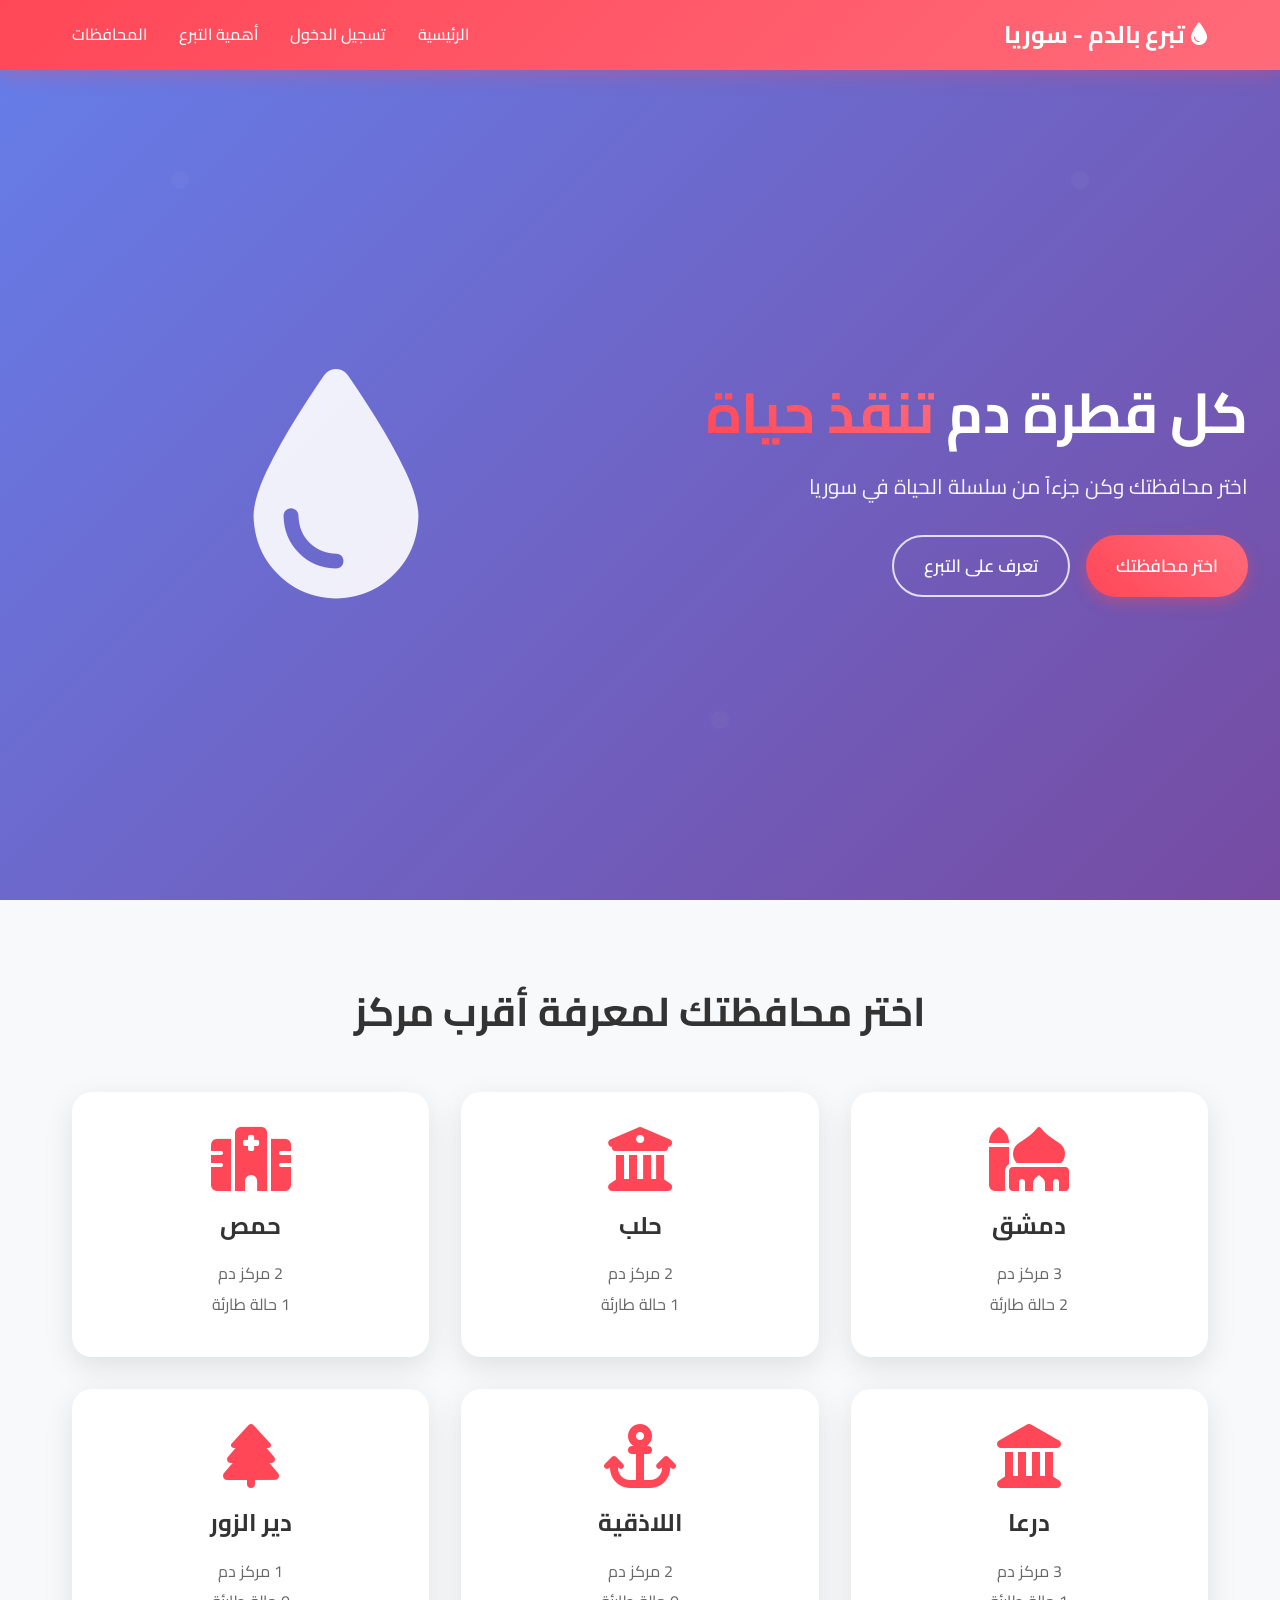
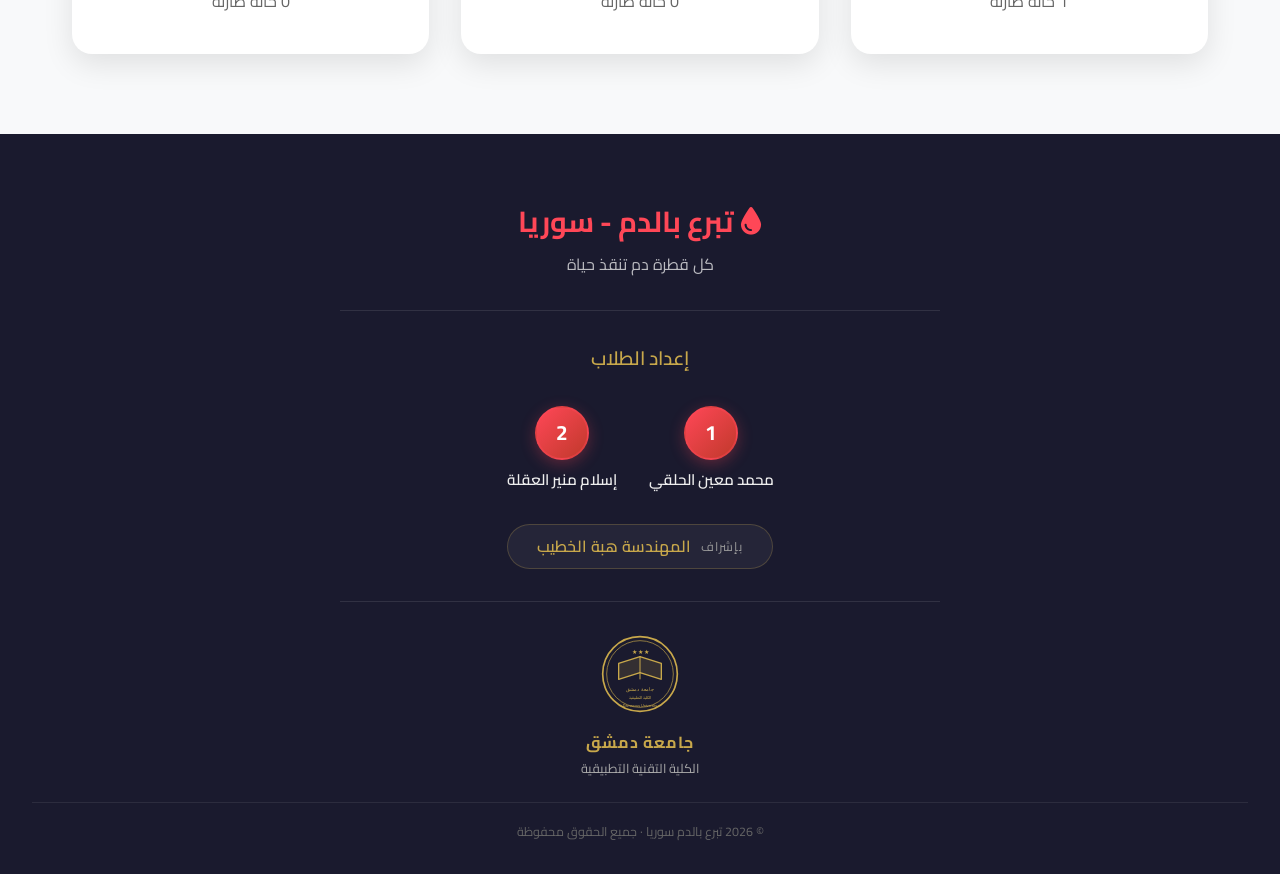
<file: index.html>
<!DOCTYPE html>
<html lang="ar" dir="rtl">
<head>
    <meta charset="UTF-8">
    <meta name="viewport" content="width=device-width, initial-scale=1.0">
    <title>تبرع بالدم - سوريا | أنقذ حياة</title>
    <link rel="stylesheet" href="style.css">
    <link href="https://fonts.googleapis.com/css2?family=Cairo:wght@300;400;600;700&display=swap" rel="stylesheet">
    <link rel="stylesheet" href="https://cdnjs.cloudflare.com/ajax/libs/font-awesome/6.0.0/css/all.min.css">
    <link rel="icon" href="data:image/svg+xml,<svg xmlns='http://www.w3.org/2000/svg' viewBox='0 0 100 100'><text y='.9em' font-size='90'>💉</text></svg>">
</head>
<body>

    <!-- Header -->
    <header class="header">
        <nav class="navbar">
            <div class="logo">
                <h2><i class="fas fa-tint"></i> تبرع بالدم - سوريا</h2>
            </div>
            <div class="nav-links">
                <a href="#home">الرئيسية</a>
                <a href="#login" data-action="login">تسجيل الدخول</a>
                <a href="importance.html">أهمية التبرع</a>
                <a href="hospitals.html">المحافظات</a>
            </div>
            <div class="hamburger">
                <span></span>
                <span></span>
                <span></span>
            </div>
        </nav>
    </header>

    <!-- Hero Section -->
    <section id="home" class="hero">
        <div class="hero-content">
            <h1>كل قطرة دم <span>تنقذ حياة</span></h1>
            <p>اختر محافظتك وكن جزءاً من سلسلة الحياة في سوريا</p>
            <div class="hero-buttons">
                <a href="#governorates" class="btn btn-primary">اختر محافظتك</a>
                <a href="importance.html" class="btn btn-secondary">تعرف على التبرع</a>
            </div>
        </div>
        <div class="hero-image">
            <div class="blood-drop"><i class="fas fa-tint"></i></div>
        </div>
    </section>

    <!-- Quick Governorates -->
    <section id="governorates" class="governorates-preview">
        <div class="container">
            <h2>اختر محافظتك لمعرفة أقرب مركز</h2>
            <div class="governorates-grid" id="governoratesGrid"></div>
        </div>
    </section>

    <!-- Login Modal -->
    <div id="loginModal" class="modal">
        <div class="modal-content">
            <span class="close" onclick="closeModal('loginModal')">&times;</span>
            <h2><i class="fas fa-sign-in-alt"></i> تسجيل الدخول</h2>
            <p id="loginError" style="display:none; color:#ff4757; margin-bottom:1rem; font-weight:600;"></p>
            <form id="loginForm">
                <div class="form-group">
                    <label><i class="fas fa-user"></i> اسم المستخدم</label>
                    <input type="text" id="loginUsername" required placeholder="أدخل اسم المستخدم">
                </div>
                <div class="form-group">
                    <label><i class="fas fa-lock"></i> كلمة المرور</label>
                    <input type="password" id="loginPassword" required placeholder="أدخل كلمة المرور">
                    <i class="fas fa-eye password-toggle" onclick="togglePassword('loginPassword')"></i>
                </div>
                <button type="submit" class="btn btn-primary" style="width:100%; justify-content:center;">
                    <i class="fas fa-arrow-left"></i> دخول
                </button>
            </form>
            <div class="auth-links">
                <a href="javascript:void(0)" onclick="openModal('forgotModal')">نسيت كلمة السر؟</a>
                <a href="javascript:void(0)" onclick="openModal('signupModal')">إنشاء حساب جديد</a>
            </div>
        </div>
    </div>

    <!-- Signup Modal -->
    <div id="signupModal" class="modal">
        <div class="modal-content">
            <span class="close" onclick="closeModal('signupModal')">&times;</span>
            <h2><i class="fas fa-user-plus"></i> إنشاء حساب جديد</h2>
            <p id="signupError" style="display:none; color:#ff4757; margin-bottom:1rem; font-weight:600;"></p>
            <form id="signupForm">
                <div class="form-group">
                    <label><i class="fas fa-id-card"></i> الاسم الكامل</label>
                    <input type="text" id="signupFullName" required placeholder="الاسم الثلاثي">
                </div>
                <div class="form-group">
                    <label><i class="fas fa-user"></i> اسم المستخدم</label>
                    <input type="text" id="signupUsername" required placeholder="باللغة الإنجليزية">
                </div>
                <div class="form-group">
                    <label><i class="fas fa-lock"></i> كلمة المرور</label>
                    <input type="password" id="signupPassword" required placeholder="كلمة سر قوية">
                    <i class="fas fa-eye password-toggle" onclick="togglePassword('signupPassword')"></i>
                </div>
                <div class="form-group">
                    <label><i class="fas fa-phone"></i> رقم الهاتف</label>
                    <input type="tel" id="signupPhone" required placeholder="رقم الموبايل">
                </div>
                <div class="form-group">
                    <label><i class="fas fa-map-marker-alt"></i> المحافظة</label>
                    <select id="signupCity" required>
                        <option value="">اختر محافظتك</option>
                        <option value="دمشق">دمشق</option>
                        <option value="ريف دمشق">ريف دمشق</option>
                        <option value="حلب">حلب</option>
                        <option value="حمص">حمص</option>
                        <option value="حماة">حماة</option>
                        <option value="اللاذقية">اللاذقية</option>
                        <option value="طرطوس">طرطوس</option>
                        <option value="إدلب">إدلب</option>
                        <option value="دير الزور">دير الزور</option>
                        <option value="الرقة">الرقة</option>
                        <option value="الحسكة">الحسكة</option>
                        <option value="درعا">درعا</option>
                        <option value="السويداء">السويداء</option>
                        <option value="القنيطرة">القنيطرة</option>
                    </select>
                </div>
                <div class="form-group">
                    <label><i class="fas fa-calendar-alt"></i> تاريخ الميلاد</label>
                    <input type="date" id="signupBirthDate" required>
                </div>
                <button type="submit" class="btn btn-primary" style="width:100%; justify-content:center;">
                    <i class="fas fa-check"></i> تسجيل الحساب
                </button>
            </form>
        </div>
    </div>

    <!-- Forgot Password Modal -->
    <div id="forgotModal" class="modal">
        <div class="modal-content">
            <span class="close" onclick="closeModal('forgotModal')">&times;</span>
            <h2><i class="fas fa-key"></i> استعادة كلمة المرور</h2>
            <p id="forgotStatus" style="display:none; margin-bottom:1rem; font-weight:600;"></p>
            <form id="forgotForm">
                <p style="font-size:0.85rem; color:#666; margin-bottom:1rem;">أدخل البيانات الصحيحة للتحقق من هويتك:</p>
                <div class="form-group">
                    <label><i class="fas fa-user"></i> اسم المستخدم</label>
                    <input type="text" id="forgotUsername" required placeholder="اسم المستخدم الخاص بك">
                </div>
                <div class="form-group">
                    <label><i class="fas fa-phone"></i> رقم الهاتف المسجل</label>
                    <input type="tel" id="forgotPhone" required placeholder="رقم الهاتف">
                </div>
                <div class="form-group">
                    <label><i class="fas fa-calendar-alt"></i> تاريخ الميلاد</label>
                    <input type="date" id="forgotBirthDate" required>
                </div>
                <div id="newPasswordSection" style="display:none; border-top:1px solid #eee; padding-top:1rem; margin-top:1rem;">
                    <div class="form-group">
                        <label><i class="fas fa-lock"></i> كلمة المرور الجديدة</label>
                        <input type="password" id="newPassword" placeholder="أدخل كلمة المرور الجديدة">
                    </div>
                    <button type="button" onclick="resetPassword()" class="btn btn-primary" style="width:100%; justify-content:center;">
                        تحديث كلمة المرور
                    </button>
                </div>
                <button type="submit" id="verifyBtn" class="btn btn-primary" style="width:100%; justify-content:center;">
                    التحقق من البيانات
                </button>
            </form>
        </div>
    </div>

    <script src="script.js"></script>
    <script src="login.js"></script>

    <!-- Footer -->
    <footer class="site-footer">
        <div class="footer-logo"><i class="fas fa-tint"></i> تبرع بالدم - سوريا</div>
        <p class="footer-tagline">كل قطرة دم تنقذ حياة</p>
        <div class="footer-divider"></div>
        <p class="footer-team-title">إعداد الطلاب</p>
        <div class="footer-students">
            <div class="student-card">
                <div class="student-avatar">1</div>
                <span class="student-name">محمد معين الحلقي</span>
            </div>
            <div class="student-card">
                <div class="student-avatar">2</div>
                <span class="student-name">إسلام منير العقلة</span>
            </div>
        </div>
        <div class="footer-supervisor">
            <span class="supervisor-label">بإشراف</span>
            <span class="supervisor-name">المهندسة هبة الخطيب</span>
        </div>
        <div class="footer-divider"></div>
        <div class="footer-university">
            <svg xmlns="http://www.w3.org/2000/svg" viewBox="0 0 120 120" width="80" height="80" style="margin-bottom:0.5rem">
                <circle cx="60" cy="60" r="56" fill="none" stroke="#c8a84b" stroke-width="2.5"/>
                <circle cx="60" cy="60" r="50" fill="none" stroke="#c8a84b" stroke-width="1"/>
                <path d="M28 68 Q60 58 60 58 Q60 58 92 68 L92 44 Q60 34 60 34 Q60 34 28 44 Z" fill="#c8a84b" opacity="0.15"/>
                <path d="M60 34 L60 68" stroke="#c8a84b" stroke-width="1.5" fill="none"/>
                <path d="M28 44 Q60 34 60 34" stroke="#c8a84b" stroke-width="2" fill="none" stroke-linecap="round"/>
                <path d="M92 44 Q60 34 60 34" stroke="#c8a84b" stroke-width="2" fill="none" stroke-linecap="round"/>
                <path d="M28 68 Q60 58 60 58" stroke="#c8a84b" stroke-width="2" fill="none" stroke-linecap="round"/>
                <path d="M92 68 Q60 58 60 58" stroke="#c8a84b" stroke-width="2" fill="none" stroke-linecap="round"/>
                <line x1="28" y1="44" x2="28" y2="68" stroke="#c8a84b" stroke-width="2"/>
                <line x1="92" y1="44" x2="92" y2="68" stroke="#c8a84b" stroke-width="2"/>
                <text x="60" y="30" text-anchor="middle" font-size="9" fill="#c8a84b">★ ★ ★</text>
                <text x="60" y="86" text-anchor="middle" font-size="7.5" fill="#c8a84b" font-family="Arial">جامعة دمشق</text>
                <text x="60" y="97" text-anchor="middle" font-size="6" fill="#c8a84b" font-family="Arial">الكلية التطبيقية</text>
                <text x="60" y="109" text-anchor="middle" font-size="5.5" fill="#c8a84b" font-family="Arial">Damascus University</text>
            </svg>
            <div class="footer-uni-text">
                <div class="footer-uni-name">جامعة دمشق</div>
                <div class="footer-uni-sub">الكلية التقنية التطبيقية</div>
            </div>
        </div>
        <div class="footer-bottom">© 2026 تبرع بالدم سوريا · جميع الحقوق محفوظة</div>
    </footer>

</body>
</html>
</file>
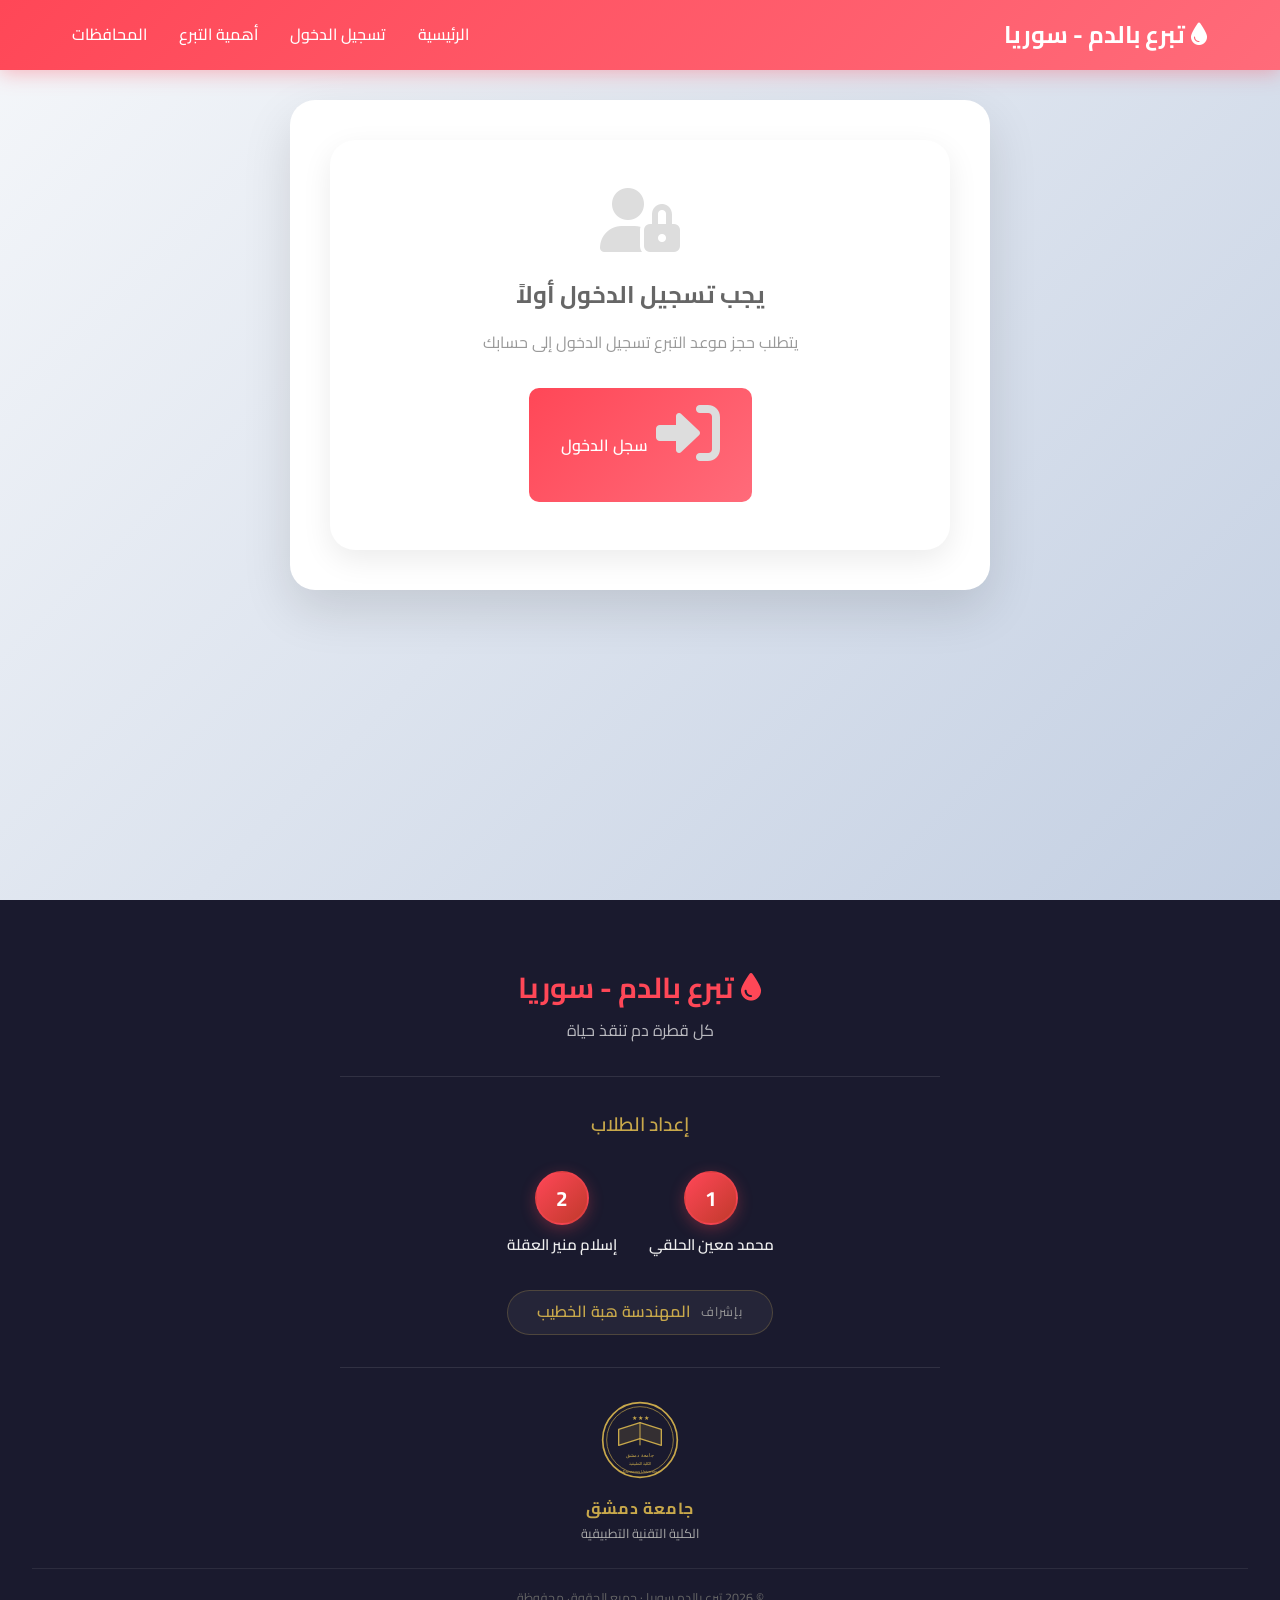
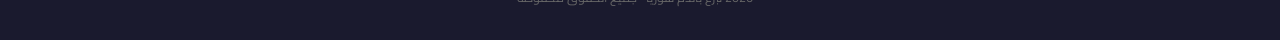
<file: book-appointment.html>
<!DOCTYPE html>
<html lang="ar" dir="rtl">
<head>
    <meta charset="UTF-8">
    <meta name="viewport" content="width=device-width, initial-scale=1.0">
    <title>حجز موعد - تبرع بالدم سوريا</title>
    <link rel="stylesheet" href="style.css">
    <link href="https://fonts.googleapis.com/css2?family=Cairo:wght@300;400;600;700&display=swap" rel="stylesheet">
    <link rel="stylesheet" href="https://cdnjs.cloudflare.com/ajax/libs/font-awesome/6.0.0/css/all.min.css">
    <link rel="icon" href="data:image/svg+xml,<svg xmlns='http://www.w3.org/2000/svg' viewBox='0 0 100 100'><text y='.9em' font-size='90'>💉</text></svg>">
    <style>
        .book-page {
            min-height: 100vh;
            background: linear-gradient(135deg, #f5f7fa 0%, #c3cfe2 100%);
            padding: 100px 1rem 3rem;
        }

        .book-wrapper {
            max-width: 700px;
            margin: 0 auto;
        }

        .book-card {
            background: white;
            border-radius: 25px;
            padding: 2.5rem;
            box-shadow: 0 20px 50px rgba(0,0,0,0.12);
        }

        .book-header {
            text-align: center;
            margin-bottom: 2.5rem;
        }

        .book-header .book-icon {
            font-size: 4rem;
            margin-bottom: 1rem;
        }

        .book-header h2 {
            font-size: 1.8rem;
            color: #333;
            margin-bottom: 0.5rem;
        }

        .book-header p {
            color: #999;
            font-size: 0.95rem;
        }

        .hospital-info {
            background: linear-gradient(135deg, #667eea, #764ba2);
            color: white;
            padding: 1.5rem;
            border-radius: 15px;
            margin-bottom: 2rem;
            display: flex;
            align-items: center;
            gap: 1rem;
        }

        .hospital-info i {
            font-size: 2rem;
            flex-shrink: 0;
        }

        .hospital-info-text h3 {
            font-size: 1.1rem;
            margin-bottom: 0.3rem;
        }

        .hospital-info-text p {
            font-size: 0.9rem;
            opacity: 0.9;
        }

        .book-form .form-group {
            margin-bottom: 1.3rem;
        }

        .book-form label {
            display: flex;
            align-items: center;
            gap: 0.5rem;
            margin-bottom: 0.5rem;
            font-weight: 600;
            color: #333;
            font-size: 0.95rem;
        }

        .book-form label .required {
            color: #ff4757;
            font-weight: 700;
        }

        .book-form input,
        .book-form select,
        .book-form textarea {
            width: 100%;
            padding: 13px 15px;
            border: 2px solid #e1e5e9;
            border-radius: 12px;
            font-size: 1rem;
            font-family: 'Cairo', sans-serif;
            transition: all 0.3s;
            color: #333;
            background: white;
        }

        .book-form input:focus,
        .book-form select:focus,
        .book-form textarea:focus {
            outline: none;
            border-color: #ff4757;
            box-shadow: 0 0 0 3px rgba(255,71,87,0.1);
        }

        .form-row {
            display: grid;
            grid-template-columns: 1fr 1fr;
            gap: 1rem;
        }

        .time-slots {
            display: grid;
            grid-template-columns: repeat(auto-fit, minmax(100px, 1fr));
            gap: 0.8rem;
            margin-top: 0.5rem;
        }

        .time-slot {
            padding: 10px;
            border: 2px solid #e1e5e9;
            border-radius: 10px;
            text-align: center;
            cursor: pointer;
            transition: all 0.3s;
            font-weight: 500;
            background: white;
            color: #333;
        }

        .time-slot:hover {
            border-color: #ff4757;
            background: #fff5f5;
        }

        .time-slot.selected {
            background: linear-gradient(135deg, #ff4757, #ff6b7a);
            color: white;
            border-color: #ff4757;
        }

        .time-slot.disabled {
            opacity: 0.5;
            cursor: not-allowed;
            background: #f8f9fa;
        }

        .book-buttons {
            display: flex;
            gap: 1rem;
            margin-top: 2rem;
        }

        .book-btn {
            flex: 1;
            padding: 1rem;
            background: linear-gradient(135deg, #ff4757, #ff6b7a);
            color: white;
            border: none;
            border-radius: 12px;
            font-size: 1.1rem;
            font-weight: 700;
            font-family: 'Cairo', sans-serif;
            cursor: pointer;
            display: flex;
            align-items: center;
            justify-content: center;
            gap: 0.5rem;
            transition: all 0.3s;
        }

        .book-btn:hover {
            transform: translateY(-2px);
            box-shadow: 0 8px 20px rgba(255,71,87,0.4);
        }

        .cancel-btn {
            flex: 1;
            padding: 1rem;
            background: transparent;
            color: #999;
            border: 2px solid #e1e5e9;
            border-radius: 12px;
            font-size: 1rem;
            font-family: 'Cairo', sans-serif;
            cursor: pointer;
            transition: all 0.3s;
        }

        .cancel-btn:hover {
            background: #f8f9fa;
            color: #666;
        }

        .not-logged {
            text-align: center;
            padding: 3rem 2rem;
            background: white;
            border-radius: 25px;
            box-shadow: 0 10px 30px rgba(0,0,0,0.08);
        }

        .not-logged i {
            font-size: 4rem;
            color: #ddd;
            margin-bottom: 1.5rem;
        }

        .not-logged h2 {
            color: #666;
            margin-bottom: 1rem;
        }

        .not-logged p {
            color: #999;
            margin-bottom: 2rem;
        }

        .login-btn {
            padding: 0.8rem 2rem;
            background: linear-gradient(135deg, #ff4757, #ff6b7a);
            color: white;
            border: none;
            border-radius: 10px;
            font-size: 1rem;
            font-weight: 600;
            font-family: 'Cairo', sans-serif;
            cursor: pointer;
            display: inline-flex;
            align-items: center;
            gap: 0.5rem;
            transition: all 0.3s;
        }

        .login-btn:hover {
            transform: translateY(-2px);
            box-shadow: 0 5px 15px rgba(255,71,87,0.4);
        }

        .success-message {
            background: #e8f5e9;
            color: #2e7d32;
            padding: 1.5rem;
            border-radius: 15px;
            margin-bottom: 2rem;
            display: flex;
            align-items: center;
            gap: 1rem;
        }

        .success-message i {
            font-size: 1.5rem;
            flex-shrink: 0;
        }

        @media (max-width: 600px) {
            .form-row {
                grid-template-columns: 1fr;
            }
            .book-card {
                padding: 1.5rem;
            }
            .hospital-info {
                flex-direction: column;
                text-align: center;
            }
            .book-buttons {
                flex-direction: column;
            }
        }
    </style>
</head>
<body>

    <!-- Header -->
    <header class="header">
        <nav class="navbar">
            <div class="logo">
                <h2><i class="fas fa-tint"></i> تبرع بالدم - سوريا</h2>
            </div>
            <div class="nav-links">
                <a href="index.html">الرئيسية</a>
                <a href="#login" data-action="login">تسجيل الدخول</a>
                <a href="importance.html">أهمية التبرع</a>
                <a href="hospitals.html">المحافظات</a>
            </div>
            <div class="hamburger"><span></span><span></span><span></span></div>
        </nav>
    </header>

    <div class="book-page">
        <div class="book-wrapper" id="bookContent"></div>
    </div>

    <!-- Auth Modals -->
    <div id="loginModal" class="modal">
        <div class="modal-content">
            <span class="close" onclick="closeModal('loginModal')">&times;</span>
            <h2><i class="fas fa-sign-in-alt"></i> تسجيل الدخول</h2>
            <p id="loginError" style="display:none; color:#ff4757; margin-bottom:1rem; font-weight:600;"></p>
            <form id="loginForm">
                <div class="form-group">
                    <label><i class="fas fa-user"></i> اسم المستخدم</label>
                    <input type="text" id="loginUsername" required placeholder="أدخل اسم المستخدم">
                </div>
                <div class="form-group">
                    <label><i class="fas fa-lock"></i> كلمة المرور</label>
                    <input type="password" id="loginPassword" required placeholder="أدخل كلمة المرور">
                    <i class="fas fa-eye password-toggle" onclick="togglePassword('loginPassword')"></i>
                </div>
                <button type="submit" class="btn btn-primary" style="width:100%; justify-content:center;">
                    <i class="fas fa-arrow-left"></i> دخول
                </button>
            </form>
            <div class="auth-links">
                <a href="javascript:void(0)" onclick="openModal('forgotModal')">نسيت كلمة السر؟</a>
                <a href="javascript:void(0)" onclick="openModal('signupModal')">إنشاء حساب جديد</a>
            </div>
        </div>
    </div>

    <div id="signupModal" class="modal">
        <div class="modal-content">
            <span class="close" onclick="closeModal('signupModal')">&times;</span>
            <h2><i class="fas fa-user-plus"></i> إنشاء حساب جديد</h2>
            <p id="signupError" style="display:none; color:#ff4757; margin-bottom:1rem; font-weight:600;"></p>
            <form id="signupForm">
                <div class="form-group">
                    <label><i class="fas fa-id-card"></i> الاسم الكامل</label>
                    <input type="text" id="signupFullName" required placeholder="الاسم الثلاثي">
                </div>
                <div class="form-group">
                    <label><i class="fas fa-user"></i> اسم المستخدم</label>
                    <input type="text" id="signupUsername" required placeholder="باللغة الإنجليزية">
                </div>
                <div class="form-group">
                    <label><i class="fas fa-lock"></i> كلمة المرور</label>
                    <input type="password" id="signupPassword" required placeholder="كلمة سر قوية">
                    <i class="fas fa-eye password-toggle" onclick="togglePassword('signupPassword')"></i>
                </div>
                <div class="form-group">
                    <label><i class="fas fa-phone"></i> رقم الهاتف</label>
                    <input type="tel" id="signupPhone" required placeholder="رقم الموبايل">
                </div>
                <div class="form-group">
                    <label><i class="fas fa-map-marker-alt"></i> المحافظة</label>
                    <select id="signupCity" required>
                        <option value="">اختر محافظتك</option>
                        <option value="دمشق">دمشق</option>
                        <option value="ريف دمشق">ريف دمشق</option>
                        <option value="حلب">حلب</option>
                        <option value="حمص">حمص</option>
                        <option value="حماة">حماة</option>
                        <option value="اللاذقية">اللاذقية</option>
                        <option value="طرطوس">طرطوس</option>
                        <option value="إدلب">إدلب</option>
                        <option value="دير الزور">دير الزور</option>
                        <option value="الرقة">الرقة</option>
                        <option value="الحسكة">الحسكة</option>
                        <option value="درعا">درعا</option>
                        <option value="السويداء">السويداء</option>
                        <option value="القنيطرة">القنيطرة</option>
                    </select>
                </div>
                <div class="form-group">
                    <label><i class="fas fa-calendar-alt"></i> تاريخ الميلاد</label>
                    <input type="date" id="signupBirthDate" required>
                </div>
                <button type="submit" class="btn btn-primary" style="width:100%; justify-content:center;">
                    <i class="fas fa-check"></i> تسجيل الحساب
                </button>
            </form>
        </div>
    </div>

    <div id="forgotModal" class="modal">
        <div class="modal-content">
            <span class="close" onclick="closeModal('forgotModal')">&times;</span>
            <h2><i class="fas fa-key"></i> استعادة كلمة المرور</h2>
            <p id="forgotStatus" style="display:none; margin-bottom:1rem; font-weight:600;"></p>
            <form id="forgotForm">
                <p style="font-size:0.85rem; color:#666; margin-bottom:1rem;">أدخل البيانات الصحيحة للتحقق من هويتك:</p>
                <div class="form-group">
                    <label><i class="fas fa-user"></i> اسم المستخدم</label>
                    <input type="text" id="forgotUsername" required placeholder="اسم المستخدم الخاص بك">
                </div>
                <div class="form-group">
                    <label><i class="fas fa-phone"></i> رقم الهاتف المسجل</label>
                    <input type="tel" id="forgotPhone" required placeholder="رقم الهاتف">
                </div>
                <div class="form-group">
                    <label><i class="fas fa-calendar-alt"></i> تاريخ الميلاد</label>
                    <input type="date" id="forgotBirthDate" required>
                </div>
                <div id="newPasswordSection" style="display:none; border-top:1px solid #eee; padding-top:1rem; margin-top:1rem;">
                    <div class="form-group">
                        <label><i class="fas fa-lock"></i> كلمة المرور الجديدة</label>
                        <input type="password" id="newPassword" placeholder="أدخل كلمة المرور الجديدة">
                    </div>
                    <button type="button" onclick="resetPassword()" class="btn btn-primary" style="width:100%; justify-content:center;">
                        تحديث كلمة المرور
                    </button>
                </div>
                <button type="submit" id="verifyBtn" class="btn btn-primary" style="width:100%; justify-content:center;">
                    التحقق من البيانات
                </button>
            </form>
        </div>
    </div>

    <script src="login.js"></script>
    <script src="book-appointment.js"></script>

    <!-- Footer -->
    <footer class="site-footer">
        <div class="footer-logo"><i class="fas fa-tint"></i> تبرع بالدم - سوريا</div>
        <p class="footer-tagline">كل قطرة دم تنقذ حياة</p>
        <div class="footer-divider"></div>
        <p class="footer-team-title">إعداد الطلاب</p>
        <div class="footer-students">
            <div class="student-card">
                <div class="student-avatar">1</div>
                <span class="student-name">محمد معين الحلقي</span>
            </div>
            <div class="student-card">
                <div class="student-avatar">2</div>
                <span class="student-name">إسلام منير العقلة</span>
            </div>
        </div>
        <div class="footer-supervisor">
            <span class="supervisor-label">بإشراف</span>
            <span class="supervisor-name">المهندسة هبة الخطيب</span>
        </div>
        <div class="footer-divider"></div>
        <div class="footer-university">
            <svg xmlns="http://www.w3.org/2000/svg" viewBox="0 0 120 120" width="80" height="80" style="margin-bottom:0.5rem">
                <circle cx="60" cy="60" r="56" fill="none" stroke="#c8a84b" stroke-width="2.5"/>
                <circle cx="60" cy="60" r="50" fill="none" stroke="#c8a84b" stroke-width="1"/>
                <path d="M28 68 Q60 58 60 58 Q60 58 92 68 L92 44 Q60 34 60 34 Q60 34 28 44 Z" fill="#c8a84b" opacity="0.15"/>
                <path d="M60 34 L60 68" stroke="#c8a84b" stroke-width="1.5" fill="none"/>
                <path d="M28 44 Q60 34 60 34" stroke="#c8a84b" stroke-width="2" fill="none" stroke-linecap="round"/>
                <path d="M92 44 Q60 34 60 34" stroke="#c8a84b" stroke-width="2" fill="none" stroke-linecap="round"/>
                <path d="M28 68 Q60 58 60 58" stroke="#c8a84b" stroke-width="2" fill="none" stroke-linecap="round"/>
                <path d="M92 68 Q60 58 60 58" stroke="#c8a84b" stroke-width="2" fill="none" stroke-linecap="round"/>
                <line x1="28" y1="44" x2="28" y2="68" stroke="#c8a84b" stroke-width="2"/>
                <line x1="92" y1="44" x2="92" y2="68" stroke="#c8a84b" stroke-width="2"/>
                <text x="60" y="30" text-anchor="middle" font-size="9" fill="#c8a84b">★ ★ ★</text>
                <text x="60" y="86" text-anchor="middle" font-size="7.5" fill="#c8a84b" font-family="Arial">جامعة دمشق</text>
                <text x="60" y="97" text-anchor="middle" font-size="6" fill="#c8a84b" font-family="Arial">الكلية التطبيقية</text>
                <text x="60" y="109" text-anchor="middle" font-size="5.5" fill="#c8a84b" font-family="Arial">Damascus University</text>
            </svg>
            <div class="footer-uni-text">
                <div class="footer-uni-name">جامعة دمشق</div>
                <div class="footer-uni-sub">الكلية التقنية التطبيقية</div>
            </div>
        </div>
        <div class="footer-bottom">© 2026 تبرع بالدم سوريا · جميع الحقوق محفوظة</div>
    </footer>

</body>
</html>
</file>
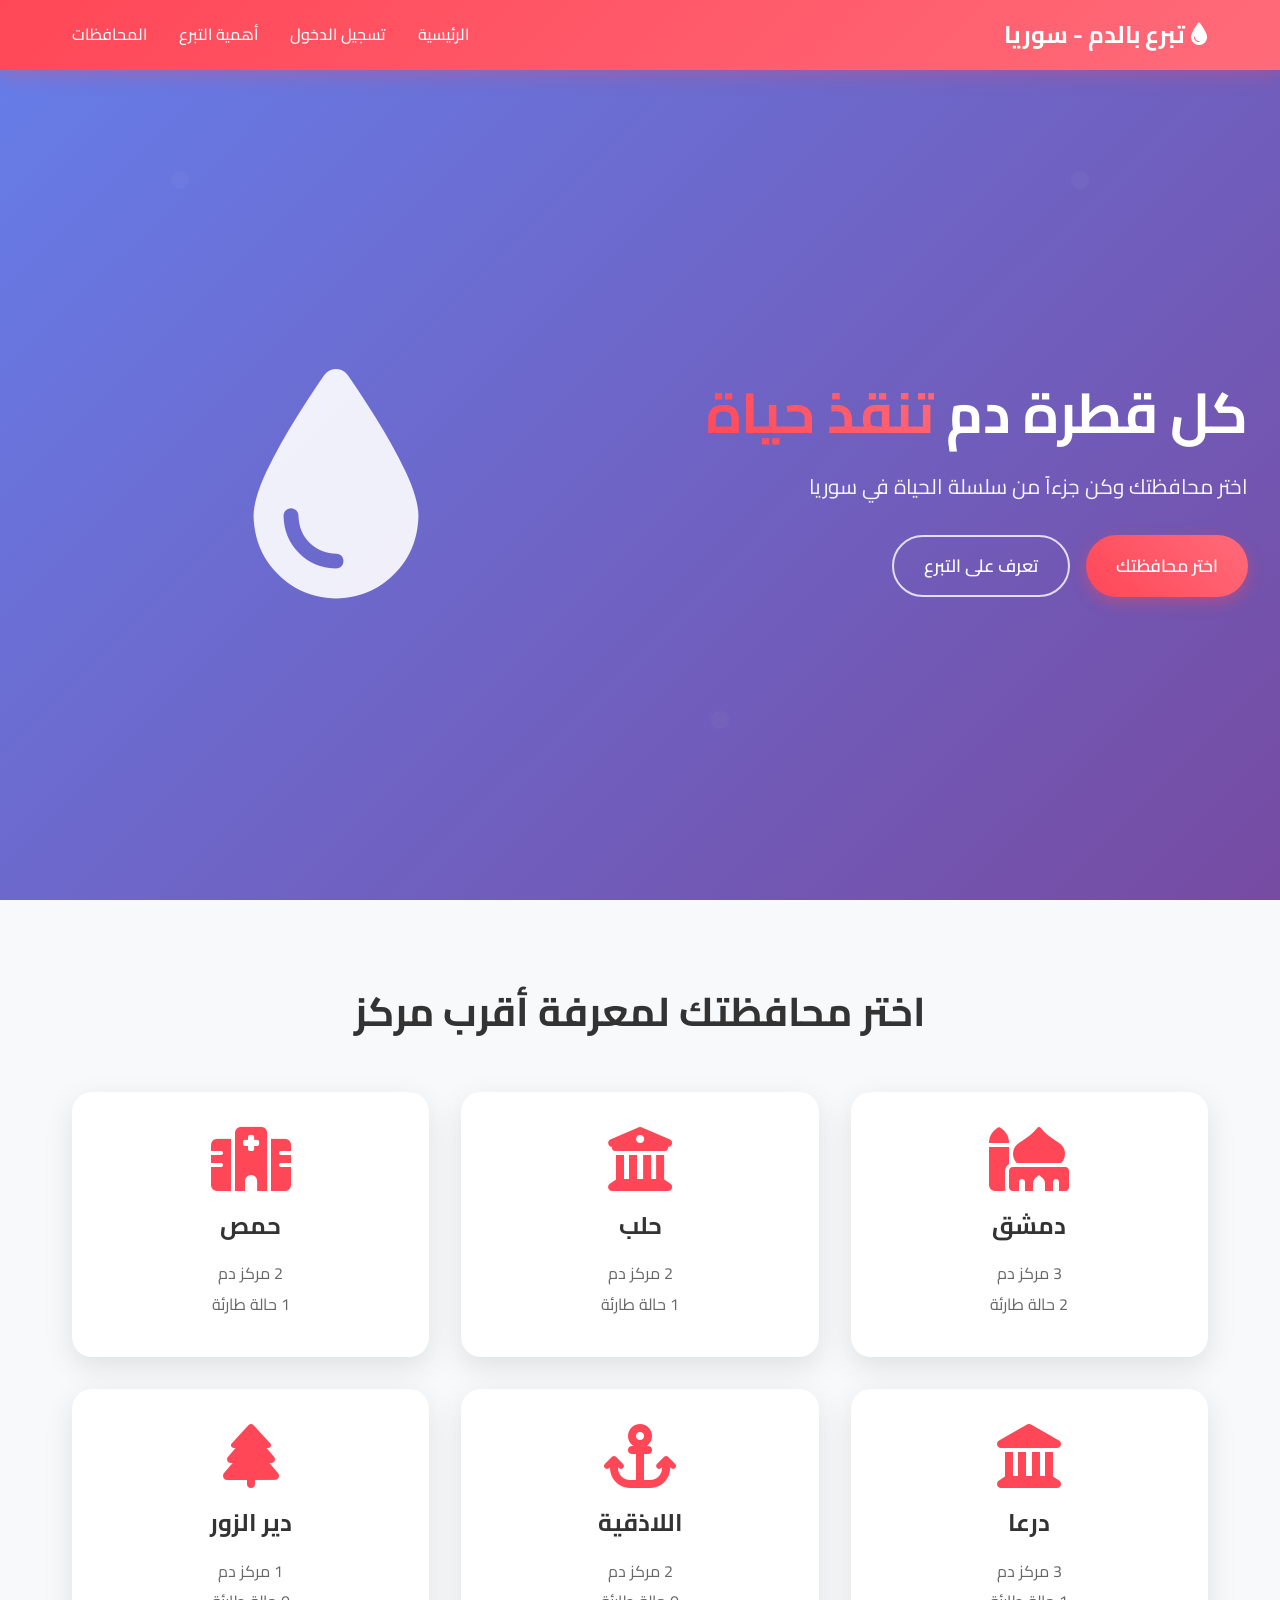
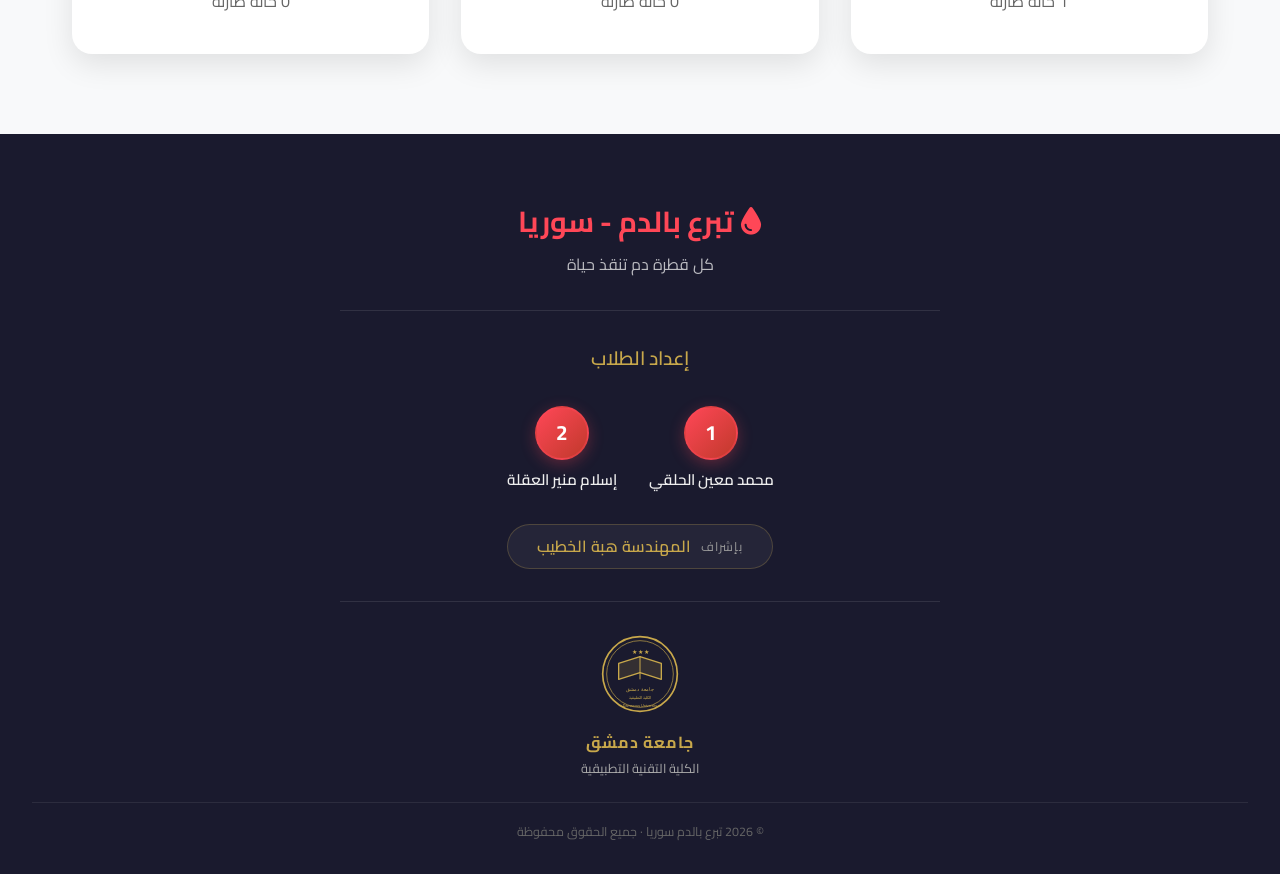
<file: complete-profile.html>
<!DOCTYPE html>
<html lang="ar" dir="rtl">
<head>
    <meta charset="UTF-8">
    <meta name="viewport" content="width=device-width, initial-scale=1.0">
    <title>أكمل بياناتك - تبرع بالدم سوريا</title>
    <link rel="stylesheet" href="style.css">
    <link href="https://fonts.googleapis.com/css2?family=Cairo:wght@300;400;600;700&display=swap" rel="stylesheet">
    <link rel="stylesheet" href="https://cdnjs.cloudflare.com/ajax/libs/font-awesome/6.0.0/css/all.min.css">
    <link rel="icon" href="data:image/svg+xml,<svg xmlns='http://www.w3.org/2000/svg' viewBox='0 0 100 100'><text y='.9em' font-size='90'>💉</text></svg>">
    <style>
        .complete-page {
            min-height: 100vh;
            background: linear-gradient(135deg, #f5f7fa 0%, #c3cfe2 100%);
            display: flex;
            align-items: center;
            justify-content: center;
            padding: 100px 1rem 3rem;
        }

        .complete-card {
            background: white;
            border-radius: 25px;
            padding: 2.5rem;
            width: 100%;
            max-width: 550px;
            box-shadow: 0 20px 50px rgba(0,0,0,0.12);
        }

        .complete-header {
            text-align: center;
            margin-bottom: 2rem;
        }

        .complete-header .welcome-icon {
            font-size: 4rem;
            margin-bottom: 1rem;
        }

        .complete-header h2 {
            font-size: 1.8rem;
            color: #333;
            margin-bottom: 0.5rem;
        }

        .complete-header p {
            color: #999;
            font-size: 0.95rem;
        }

        .user-name-display {
            background: linear-gradient(135deg, #ff4757, #ff6b7a);
            color: white;
            padding: 1rem 1.5rem;
            border-radius: 12px;
            text-align: center;
            margin-bottom: 2rem;
            font-size: 1.2rem;
            font-weight: 700;
        }

        .complete-form .form-group {
            margin-bottom: 1.3rem;
        }

        .complete-form label {
            display: flex;
            align-items: center;
            gap: 0.5rem;
            margin-bottom: 0.5rem;
            font-weight: 600;
            color: #333;
            font-size: 0.95rem;
        }

        .complete-form label .optional {
            font-size: 0.78rem;
            color: #aaa;
            font-weight: 400;
        }

        .complete-form input,
        .complete-form select {
            width: 100%;
            padding: 13px 15px;
            border: 2px solid #e1e5e9;
            border-radius: 12px;
            font-size: 1rem;
            font-family: 'Cairo', sans-serif;
            transition: all 0.3s;
            color: #333;
            background: white;
        }

        .complete-form input:focus,
        .complete-form select:focus {
            outline: none;
            border-color: #ff4757;
            box-shadow: 0 0 0 3px rgba(255,71,87,0.1);
        }

        .form-row {
            display: grid;
            grid-template-columns: 1fr 1fr;
            gap: 1rem;
        }

        .submit-btn {
            width: 100%;
            padding: 1rem;
            background: linear-gradient(135deg, #ff4757, #ff6b7a);
            color: white;
            border: none;
            border-radius: 12px;
            font-size: 1.1rem;
            font-weight: 700;
            font-family: 'Cairo', sans-serif;
            cursor: pointer;
            display: flex;
            align-items: center;
            justify-content: center;
            gap: 0.5rem;
            transition: all 0.3s;
            margin-top: 0.5rem;
        }

        .submit-btn:hover {
            transform: translateY(-2px);
            box-shadow: 0 8px 20px rgba(255,71,87,0.4);
        }

        .skip-btn {
            width: 100%;
            padding: 0.8rem;
            background: transparent;
            color: #999;
            border: 2px solid #e1e5e9;
            border-radius: 12px;
            font-size: 0.95rem;
            font-family: 'Cairo', sans-serif;
            cursor: pointer;
            margin-top: 0.8rem;
            transition: all 0.3s;
        }

        .skip-btn:hover {
            background: #f8f9fa;
            color: #666;
        }

        @media (max-width: 500px) {
            .form-row { grid-template-columns: 1fr; }
            .complete-card { padding: 1.5rem; }
        }
    </style>
</head>
<body>

    <!-- Header -->
    <header class="header">
        <nav class="navbar">
            <div class="logo">
                <h2><i class="fas fa-tint"></i> تبرع بالدم - سوريا</h2>
            </div>
            <div class="nav-links">
                <a href="index.html">الرئيسية</a>
                <a href="importance.html">أهمية التبرع</a>
                <a href="hospitals.html">المحافظات</a>
            </div>
            <div class="hamburger"><span></span><span></span><span></span></div>
        </nav>
    </header>

    <div class="complete-page">
        <div class="complete-card">
            <div class="complete-header">
                <div class="welcome-icon">👋</div>
                <h2>أهلاً بك!</h2>
                <p>أكمل بياناتك لتظهر بشكل كامل في ملفك الشخصي</p>
            </div>

            <div class="user-name-display" id="welcomeName">...</div>

            <form class="complete-form" id="completeForm">
                <div class="form-row">
                    <div class="form-group">
                        <label>
                            <i class="fas fa-birthday-cake" style="color:#fa7c17"></i>
                            تاريخ الميلاد
                            <span class="optional">(اختياري)</span>
                        </label>
                        <input type="date" id="birthDate">
                    </div>
                    <div class="form-group">
                        <label>
                            <i class="fas fa-tint" style="color:#ea4335"></i>
                            زمرة الدم
                            <span class="optional">(اختياري)</span>
                        </label>
                        <select id="bloodType">
                            <option value="">اختر زمرتك</option>
                            <option value="A+">A+</option>
                            <option value="A-">A-</option>
                            <option value="B+">B+</option>
                            <option value="B-">B-</option>
                            <option value="AB+">AB+</option>
                            <option value="AB-">AB-</option>
                            <option value="O+">O+</option>
                            <option value="O-">O-</option>
                        </select>
                    </div>
                </div>

                <div class="form-group">
                    <label>
                        <i class="fas fa-map-marker-alt" style="color:#34a853"></i>
                        مكان السكن
                        <span class="optional">(اختياري)</span>
                    </label>
                    <select id="city">
                        <option value="">اختر محافظتك</option>
                        <option value="دمشق">دمشق</option>
                        <option value="حلب">حلب</option>
                        <option value="حمص">حمص</option>
                        <option value="درعا">درعا</option>
                        <option value="اللاذقية">اللاذقية</option>
                        <option value="دير الزور">دير الزور</option>
                        <option value="حماة">حماة</option>
                        <option value="إدلب">إدلب</option>
                        <option value="الرقة">الرقة</option>
                        <option value="السويداء">السويداء</option>
                        <option value="القنيطرة">القنيطرة</option>
                        <option value="طرطوس">طرطوس</option>
                        <option value="ريف دمشق">ريف دمشق</option>
                    </select>
                </div>

                <div class="form-group">
                    <label>
                        <i class="fas fa-phone" style="color:#a142f4"></i>
                        رقم الهاتف
                        <span class="optional">(اختياري)</span>
                    </label>
                    <input type="tel" id="phone" placeholder="مثال: 0933 123 456">
                </div>

                <div class="form-group">
                    <label>
                        <i class="fas fa-envelope" style="color:#4285f4"></i>
                        البريد الإلكتروني
                        <span class="optional">(اختياري)</span>
                    </label>
                    <input type="email" id="email" placeholder="مثال: name@email.com">
                </div>

                <button type="submit" class="submit-btn">
                    <i class="fas fa-check"></i> حفظ وعرض ملفي
                </button>
                <button type="button" class="skip-btn" onclick="skipProfile()">
                    تخطي الآن وأكمل لاحقاً
                </button>
            </form>
        </div>
    </div>

    <!-- Auth Modals -->
    <div id="loginModal" class="modal">
        <div class="modal-content">
            <span class="close" onclick="closeModal('loginModal')">&times;</span>
            <h2><i class="fas fa-sign-in-alt"></i> تسجيل الدخول</h2>
            <p id="loginError" style="display:none; color:#ff4757; margin-bottom:1rem; font-weight:600;"></p>
            <form id="loginForm">
                <div class="form-group">
                    <label><i class="fas fa-user"></i> اسم المستخدم</label>
                    <input type="text" id="loginUsername" required placeholder="أدخل اسم المستخدم">
                </div>
                <div class="form-group">
                    <label><i class="fas fa-lock"></i> كلمة المرور</label>
                    <input type="password" id="loginPassword" required placeholder="أدخل كلمة المرور">
                    <i class="fas fa-eye password-toggle" onclick="togglePassword('loginPassword')"></i>
                </div>
                <button type="submit" class="btn btn-primary" style="width:100%; justify-content:center;">
                    <i class="fas fa-arrow-left"></i> دخول
                </button>
            </form>
            <div class="auth-links">
                <a href="javascript:void(0)" onclick="openModal('forgotModal')">نسيت كلمة السر؟</a>
                <a href="javascript:void(0)" onclick="openModal('signupModal')">إنشاء حساب جديد</a>
            </div>
        </div>
    </div>

    <div id="signupModal" class="modal">
        <div class="modal-content">
            <span class="close" onclick="closeModal('signupModal')">&times;</span>
            <h2><i class="fas fa-user-plus"></i> إنشاء حساب جديد</h2>
            <p id="signupError" style="display:none; color:#ff4757; margin-bottom:1rem; font-weight:600;"></p>
            <form id="signupForm">
                <div class="form-group">
                    <label><i class="fas fa-id-card"></i> الاسم الكامل</label>
                    <input type="text" id="signupFullName" required placeholder="الاسم الثلاثي">
                </div>
                <div class="form-group">
                    <label><i class="fas fa-user"></i> اسم المستخدم</label>
                    <input type="text" id="signupUsername" required placeholder="باللغة الإنجليزية">
                </div>
                <div class="form-group">
                    <label><i class="fas fa-lock"></i> كلمة المرور</label>
                    <input type="password" id="signupPassword" required placeholder="كلمة سر قوية">
                    <i class="fas fa-eye password-toggle" onclick="togglePassword('signupPassword')"></i>
                </div>
                <div class="form-group">
                    <label><i class="fas fa-phone"></i> رقم الهاتف</label>
                    <input type="tel" id="signupPhone" required placeholder="رقم الموبايل">
                </div>
                <div class="form-group">
                    <label><i class="fas fa-map-marker-alt"></i> المحافظة</label>
                    <select id="signupCity" required>
                        <option value="">اختر محافظتك</option>
                        <option value="دمشق">دمشق</option>
                        <option value="ريف دمشق">ريف دمشق</option>
                        <option value="حلب">حلب</option>
                        <option value="حمص">حمص</option>
                        <option value="حماة">حماة</option>
                        <option value="اللاذقية">اللاذقية</option>
                        <option value="طرطوس">طرطوس</option>
                        <option value="إدلب">إدلب</option>
                        <option value="دير الزور">دير الزور</option>
                        <option value="الرقة">الرقة</option>
                        <option value="الحسكة">الحسكة</option>
                        <option value="درعا">درعا</option>
                        <option value="السويداء">السويداء</option>
                        <option value="القنيطرة">القنيطرة</option>
                    </select>
                </div>
                <div class="form-group">
                    <label><i class="fas fa-calendar-alt"></i> تاريخ الميلاد</label>
                    <input type="date" id="signupBirthDate" required>
                </div>
                <button type="submit" class="btn btn-primary" style="width:100%; justify-content:center;">
                    <i class="fas fa-check"></i> تسجيل الحساب
                </button>
            </form>
        </div>
    </div>

    <div id="forgotModal" class="modal">
        <div class="modal-content">
            <span class="close" onclick="closeModal('forgotModal')">&times;</span>
            <h2><i class="fas fa-key"></i> استعادة كلمة المرور</h2>
            <p id="forgotStatus" style="display:none; margin-bottom:1rem; font-weight:600;"></p>
            <form id="forgotForm">
                <p style="font-size:0.85rem; color:#666; margin-bottom:1rem;">أدخل البيانات الصحيحة للتحقق من هويتك:</p>
                <div class="form-group">
                    <label><i class="fas fa-user"></i> اسم المستخدم</label>
                    <input type="text" id="forgotUsername" required placeholder="اسم المستخدم الخاص بك">
                </div>
                <div class="form-group">
                    <label><i class="fas fa-phone"></i> رقم الهاتف المسجل</label>
                    <input type="tel" id="forgotPhone" required placeholder="رقم الهاتف">
                </div>
                <div class="form-group">
                    <label><i class="fas fa-calendar-alt"></i> تاريخ الميلاد</label>
                    <input type="date" id="forgotBirthDate" required>
                </div>
                <div id="newPasswordSection" style="display:none; border-top:1px solid #eee; padding-top:1rem; margin-top:1rem;">
                    <div class="form-group">
                        <label><i class="fas fa-lock"></i> كلمة المرور الجديدة</label>
                        <input type="password" id="newPassword" placeholder="أدخل كلمة المرور الجديدة">
                    </div>
                    <button type="button" onclick="resetPassword()" class="btn btn-primary" style="width:100%; justify-content:center;">
                        تحديث كلمة المرور
                    </button>
                </div>
                <button type="submit" id="verifyBtn" class="btn btn-primary" style="width:100%; justify-content:center;">
                    التحقق من البيانات
                </button>
            </form>
        </div>
    </div>

    <script src="login.js"></script>
    <script>
        document.addEventListener('DOMContentLoaded', () => {
            const raw = sessionStorage.getItem('loggedUser');
            if (!raw) { window.location.href = 'index.html'; return; }

            const user = JSON.parse(raw);
            document.getElementById('welcomeName').textContent = '👤 ' + user.fullName;

            // Fill existing data if available
            if (user.birthDate) document.getElementById('birthDate').value = user.birthDate;
            if (user.bloodType) document.getElementById('bloodType').value = user.bloodType;
            if (user.city)      document.getElementById('city').value      = user.city;
            if (user.phone)     document.getElementById('phone').value     = user.phone;

            // Hamburger
            const hamburger = document.querySelector('.hamburger');
            const navLinks = document.querySelector('.nav-links');
            if (hamburger && navLinks) {
                hamburger.addEventListener('click', () => navLinks.classList.toggle('active'));
            }

            document.getElementById('completeForm').addEventListener('submit', (e) => {
                e.preventDefault();

                const updatedData = {
                    ...user,
                    birthDate: document.getElementById('birthDate').value || user.birthDate,
                    bloodType: document.getElementById('bloodType').value || user.bloodType,
                    city:      document.getElementById('city').value      || user.city,
                    phone:     document.getElementById('phone').value     || user.phone,
                    email:     document.getElementById('email').value     || (user.email || null)
                };

                // تحديث الـ localStorage (قائمة المستخدمين)
                const users = getUsers();
                const index = users.findIndex(u => u.username === user.username);
                if (index !== -1) {
                    users[index] = updatedData;
                    saveUsers(users);
                }

                // تحديث الـ session
                sessionStorage.setItem('loggedUser', JSON.stringify(updatedData));

                window.location.href = 'profile.html';
            });
        });

        function skipProfile() {
            window.location.href = 'profile.html';
        }
    </script>

    <!-- Footer -->
    <footer class="site-footer">
        <div class="footer-logo"><i class="fas fa-tint"></i> تبرع بالدم - سوريا</div>
        <p class="footer-tagline">كل قطرة دم تنقذ حياة</p>
        <div class="footer-divider"></div>
        <p class="footer-team-title">إعداد الطلاب</p>
        <div class="footer-students">
            <div class="student-card">
                <div class="student-avatar">1</div>
                <span class="student-name">محمد معين الحلقي</span>
            </div>
            <div class="student-card">
                <div class="student-avatar">2</div>
                <span class="student-name">إسلام منير العقلة</span>
            </div>
        </div>
        <div class="footer-supervisor">
            <span class="supervisor-label">بإشراف</span>
            <span class="supervisor-name">المهندسة هبة الخطيب</span>
        </div>
        <div class="footer-divider"></div>
        <div class="footer-university">
            <svg xmlns="http://www.w3.org/2000/svg" viewBox="0 0 120 120" width="80" height="80" style="margin-bottom:0.5rem">
                <circle cx="60" cy="60" r="56" fill="none" stroke="#c8a84b" stroke-width="2.5"/>
                <circle cx="60" cy="60" r="50" fill="none" stroke="#c8a84b" stroke-width="1"/>
                <path d="M28 68 Q60 58 60 58 Q60 58 92 68 L92 44 Q60 34 60 34 Q60 34 28 44 Z" fill="#c8a84b" opacity="0.15"/>
                <path d="M60 34 L60 68" stroke="#c8a84b" stroke-width="1.5" fill="none"/>
                <path d="M28 44 Q60 34 60 34" stroke="#c8a84b" stroke-width="2" fill="none" stroke-linecap="round"/>
                <path d="M92 44 Q60 34 60 34" stroke="#c8a84b" stroke-width="2" fill="none" stroke-linecap="round"/>
                <path d="M28 68 Q60 58 60 58" stroke="#c8a84b" stroke-width="2" fill="none" stroke-linecap="round"/>
                <path d="M92 68 Q60 58 60 58" stroke="#c8a84b" stroke-width="2" fill="none" stroke-linecap="round"/>
                <line x1="28" y1="44" x2="28" y2="68" stroke="#c8a84b" stroke-width="2"/>
                <line x1="92" y1="44" x2="92" y2="68" stroke="#c8a84b" stroke-width="2"/>
                <text x="60" y="30" text-anchor="middle" font-size="9" fill="#c8a84b">★ ★ ★</text>
                <text x="60" y="86" text-anchor="middle" font-size="7.5" fill="#c8a84b" font-family="Arial">جامعة دمشق</text>
                <text x="60" y="97" text-anchor="middle" font-size="6" fill="#c8a84b" font-family="Arial">الكلية التطبيقية</text>
                <text x="60" y="109" text-anchor="middle" font-size="5.5" fill="#c8a84b" font-family="Arial">Damascus University</text>
            </svg>
            <div class="footer-uni-text">
                <div class="footer-uni-name">جامعة دمشق</div>
                <div class="footer-uni-sub">الكلية التقنية التطبيقية</div>
            </div>
        </div>
        <div class="footer-bottom">© 2026 تبرع بالدم سوريا · جميع الحقوق محفوظة</div>
    </footer>

</body>
</html>
</file>
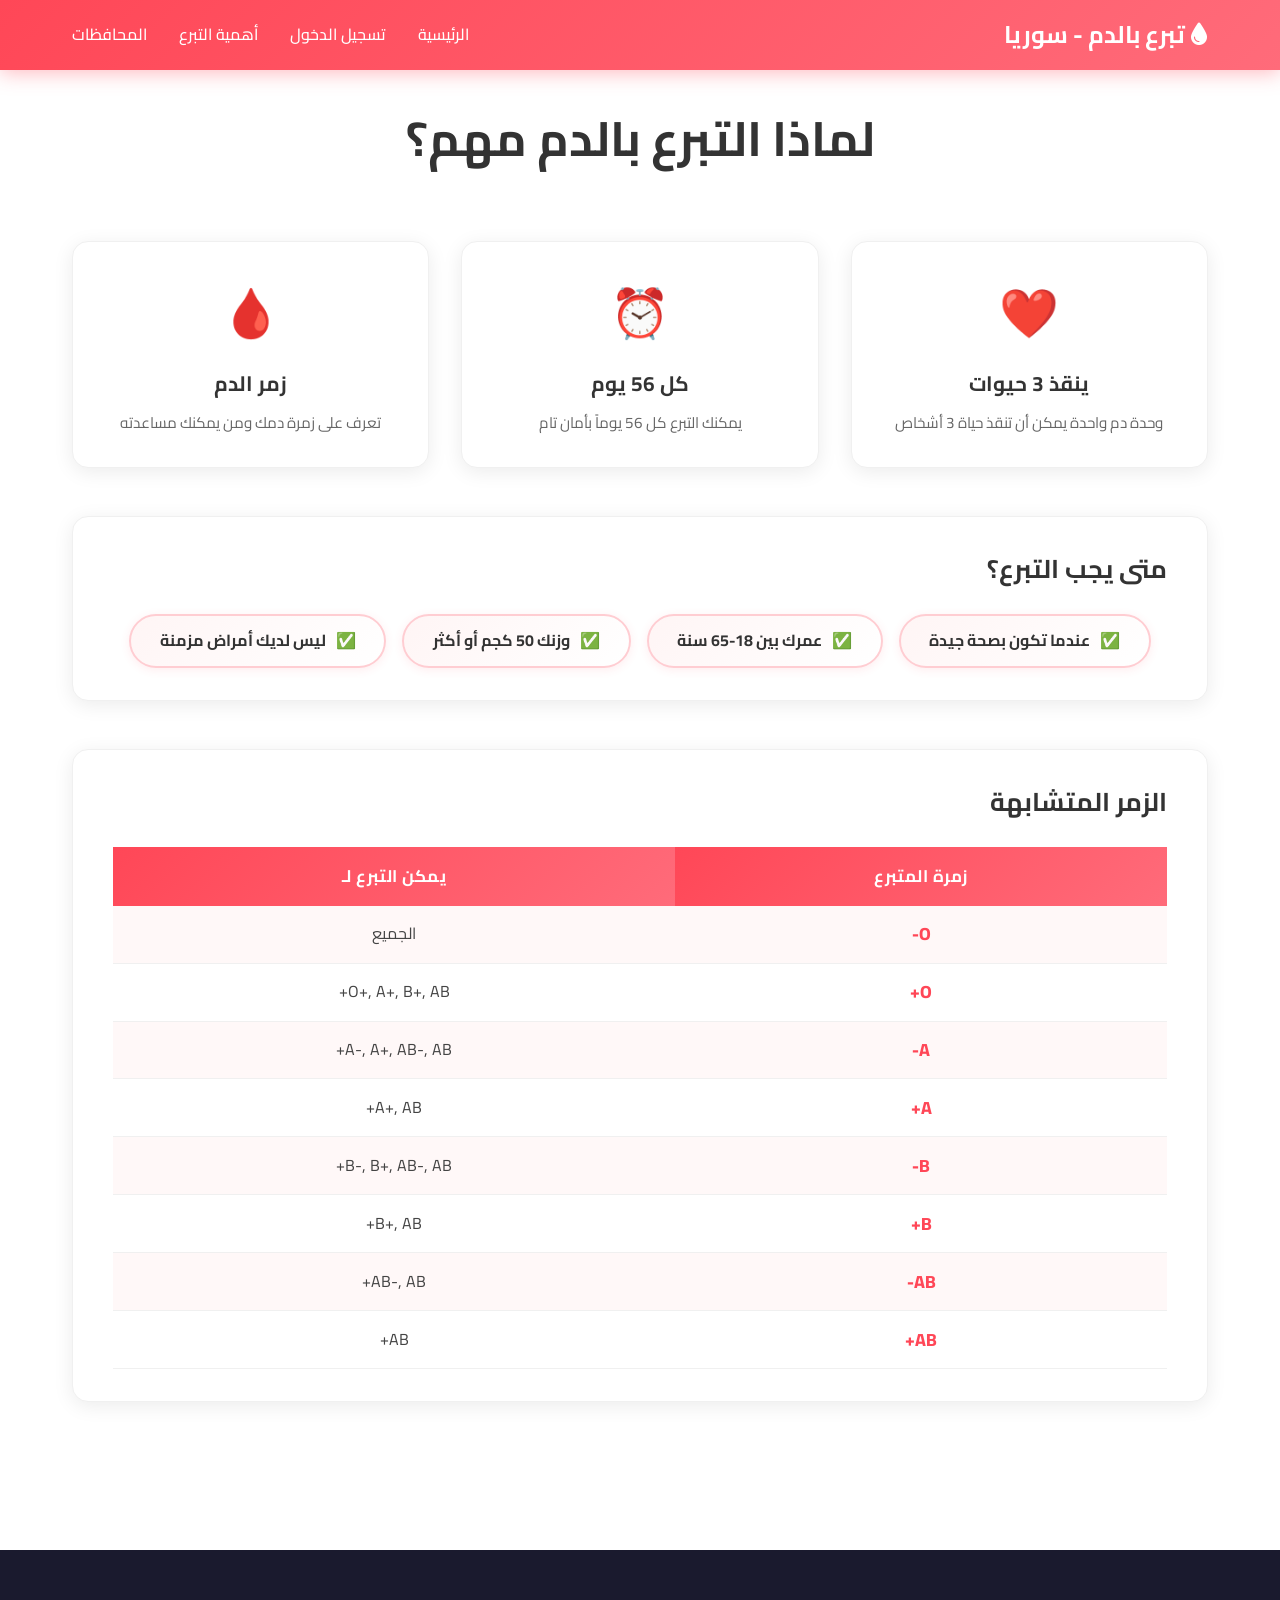
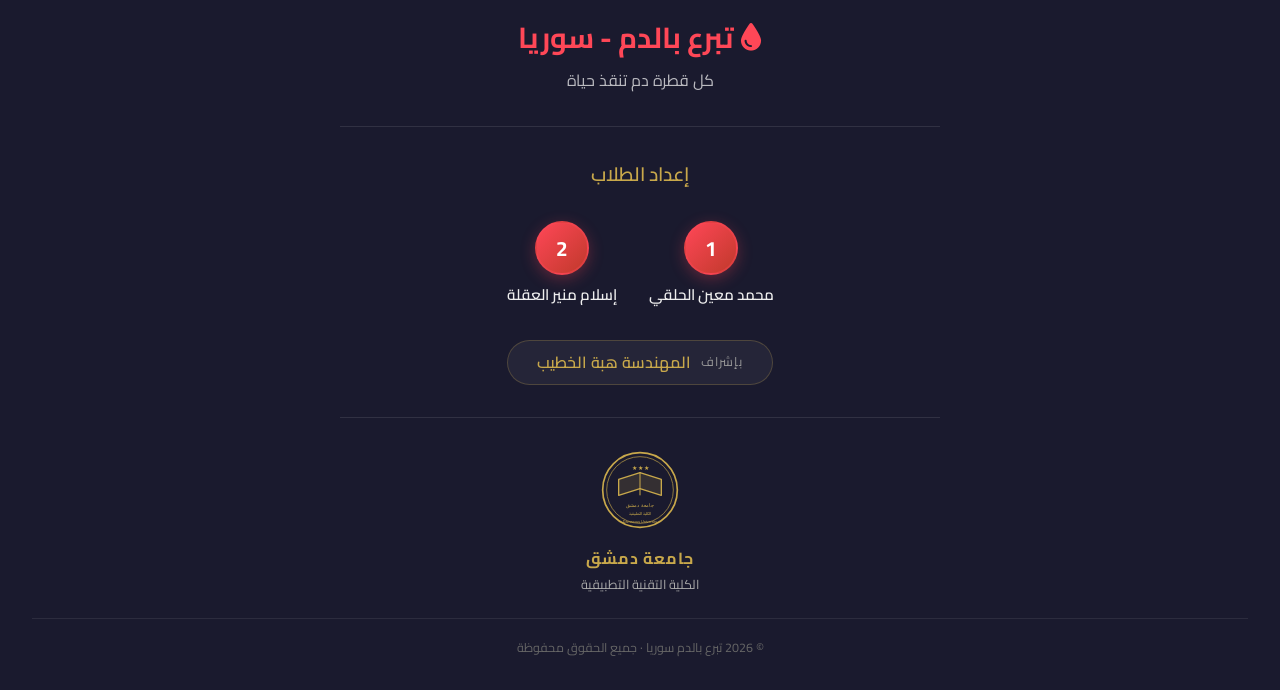
<file: importance.html>
<!DOCTYPE html>
<html lang="ar" dir="rtl">
<head>
    <meta charset="UTF-8">
    <meta name="viewport" content="width=device-width, initial-scale=1.0">
    <title>أهمية التبرع بالدم - تبرع بالدم سوريا</title>
    <link rel="stylesheet" href="style.css">
    <link href="https://fonts.googleapis.com/css2?family=Cairo:wght@300;400;600;700&display=swap" rel="stylesheet">
    <link rel="stylesheet" href="https://cdnjs.cloudflare.com/ajax/libs/font-awesome/6.0.0/css/all.min.css">
    <link rel="icon" href="data:image/svg+xml,<svg xmlns='http://www.w3.org/2000/svg' viewBox='0 0 100 100'><text y='.9em' font-size='90'>💉</text></svg>">
    <style>
        .info-cards {
            display: grid;
            grid-template-columns: repeat(3, 1fr);
            gap: 2rem;
            margin-bottom: 3rem;
        }
        .card {
            background: #fff;
            border-radius: 16px;
            padding: 2rem 1.5rem;
            text-align: center;
            box-shadow: 0 4px 20px rgba(0,0,0,0.08);
            transition: transform 0.3s ease, box-shadow 0.3s ease;
            border: 1px solid #f0f0f0;
        }
        .card:hover {
            transform: translateY(-6px);
            box-shadow: 0 10px 30px rgba(255,71,87,0.15);
        }
        .card-icon {
            font-size: 3rem;
            margin-bottom: 1rem;
        }
        .card h3 {
            font-size: 1.3rem;
            font-weight: 700;
            color: #333;
            margin-bottom: 0.7rem;
        }
        .card p {
            color: #666;
            font-size: 0.95rem;
            line-height: 1.6;
        }
        .when-to-donate {
            background: #fff;
            border-radius: 16px;
            padding: 2rem 2.5rem;
            margin-bottom: 3rem;
            box-shadow: 0 4px 20px rgba(0,0,0,0.08);
            border: 1px solid #f0f0f0;
        }
        .when-to-donate h2 {
            font-size: 1.6rem;
            font-weight: 700;
            color: #333;
            margin-bottom: 1.5rem;
            text-align: right;
        }
        .when-to-donate ul {
            list-style: none;
            padding: 0;
            margin: 0;
            display: flex;
            flex-wrap: wrap;
            gap: 1rem;
            justify-content: center;
        }
        .when-to-donate ul li {
            background: linear-gradient(135deg, #fff5f5, #fff);
            border: 2px solid #ffcdd2;
            border-radius: 50px;
            padding: 0.75rem 1.8rem;
            font-size: 1rem;
            color: #333;
            font-weight: 700;
            display: flex;
            align-items: center;
            gap: 0.6rem;
            box-shadow: 0 2px 10px rgba(255,71,87,0.1);
            transition: all 0.3s ease;
        }
        .when-to-donate ul li:hover {
            background: linear-gradient(135deg, #ff4757, #ff6b7a);
            color: #fff;
            border-color: #ff4757;
            transform: translateY(-3px);
            box-shadow: 0 6px 20px rgba(255,71,87,0.3);
        }
        .when-to-donate ul li::before {
            content: "✅";
            font-size: 1rem;
        }
        .when-to-donate ul li:hover::before {
            content: "⭐";
        }
        .blood-types {
            background: #fff;
            border-radius: 16px;
            padding: 2rem 2.5rem;
            box-shadow: 0 4px 20px rgba(0,0,0,0.08);
            border: 1px solid #f0f0f0;
            margin-bottom: 3rem;
        }
        .blood-types h2 {
            font-size: 1.6rem;
            font-weight: 700;
            color: #333;
            margin-bottom: 1.5rem;
            text-align: right;
        }
        .blood-types table {
            width: 100%;
            border-collapse: collapse;
            font-size: 1rem;
        }
        .blood-types table th {
            background: linear-gradient(135deg, #ff4757, #ff6b7a);
            color: white;
            padding: 1rem 2rem;
            text-align: center;
            font-weight: 700;
            font-size: 1.05rem;
            letter-spacing: 0.5px;
        }
        .blood-types table td {
            padding: 0.9rem 2rem;
            text-align: center;
            border-bottom: 1px solid #f0f0f0;
            color: #444;
            font-size: 1rem;
        }
        .blood-types table td:first-child {
            font-weight: 800;
            color: #ff4757;
            font-size: 1.1rem;
        }
        .blood-types table tr:nth-child(even) td {
            background: #fff8f8;
        }
        .blood-types table tr:hover td {
            background: #ffecee;
            transition: background 0.2s;
        }
        @media (max-width: 768px) {
            .info-cards { grid-template-columns: 1fr; }
            .when-to-donate, .blood-types { padding: 1.5rem; }
        }
    </style>
</head>
<body>

    <!-- Header -->
    <header class="header">
        <nav class="navbar">
            <div class="logo">
                <h2><i class="fas fa-tint"></i> تبرع بالدم - سوريا</h2>
            </div>
            <div class="nav-links">
                <a href="index.html">الرئيسية</a>
                <a href="#login" data-action="login">تسجيل الدخول</a>
                <a href="importance.html">أهمية التبرع</a>
                <a href="hospitals.html">المحافظات</a>
            </div>
            <div class="hamburger">
                <span></span>
                <span></span>
                <span></span>
            </div>
        </nav>
    </header>

    <section class="content-section">
        <div class="container">
            <div class="section-header">
                <h1>لماذا التبرع بالدم مهم؟</h1>
            </div>

            <div class="info-cards">
                <div class="card">
                    <div class="card-icon">❤️</div>
                    <h3>ينقذ 3 حيوات</h3>
                    <p>وحدة دم واحدة يمكن أن تنقذ حياة 3 أشخاص</p>
                </div>

                <div class="card">
                    <div class="card-icon">⏰</div>
                    <h3>كل 56 يوم</h3>
                    <p>يمكنك التبرع كل 56 يوماً بأمان تام</p>
                </div>

                <div class="card">
                    <div class="card-icon">🩸</div>
                    <h3>زمر الدم</h3>
                    <p>تعرف على زمرة دمك ومن يمكنك مساعدته</p>
                </div>
            </div>

            <div class="when-to-donate">
                <h2>متى يجب التبرع؟</h2>
                <ul>
                    <li>عندما تكون بصحة جيدة</li>
                    <li>عمرك بين 18-65 سنة</li>
                    <li>وزنك 50 كجم أو أكثر</li>
                    <li>ليس لديك أمراض مزمنة</li>
                </ul>
            </div>

            <div class="blood-types">
                <h2>الزمر المتشابهة</h2>
                <table>
                    <tr><th>زمرة المتبرع</th><th>يمكن التبرع لـ</th></tr>
                    <tr><td>O-</td><td>الجميع</td></tr>
                    <tr><td>O+</td><td>O+, A+, B+, AB+</td></tr>
                    <tr><td>A-</td><td>A-, A+, AB-, AB+</td></tr>
                    <tr><td>A+</td><td>A+, AB+</td></tr>
                    <tr><td>B-</td><td>B-, B+, AB-, AB+</td></tr>
                    <tr><td>B+</td><td>B+, AB+</td></tr>
                    <tr><td>AB-</td><td>AB-, AB+</td></tr>
                    <tr><td>AB+</td><td>AB+</td></tr>
                </table>
            </div>
        </div>
    </section>

    <!-- Auth Modals -->
    <div id="loginModal" class="modal">
        <div class="modal-content">
            <span class="close" onclick="closeModal('loginModal')">&times;</span>
            <h2><i class="fas fa-sign-in-alt"></i> تسجيل الدخول</h2>
            <p id="loginError" style="display:none; color:#ff4757; margin-bottom:1rem; font-weight:600;"></p>
            <form id="loginForm">
                <div class="form-group">
                    <label><i class="fas fa-user"></i> اسم المستخدم</label>
                    <input type="text" id="loginUsername" required placeholder="أدخل اسم المستخدم">
                </div>
                <div class="form-group">
                    <label><i class="fas fa-lock"></i> كلمة المرور</label>
                    <input type="password" id="loginPassword" required placeholder="أدخل كلمة المرور">
                    <i class="fas fa-eye password-toggle" onclick="togglePassword('loginPassword')"></i>
                </div>
                <button type="submit" class="btn btn-primary" style="width:100%; justify-content:center;">
                    <i class="fas fa-arrow-left"></i> دخول
                </button>
            </form>
            <div class="auth-links">
                <a href="javascript:void(0)" onclick="openModal('forgotModal')">نسيت كلمة السر؟</a>
                <a href="javascript:void(0)" onclick="openModal('signupModal')">إنشاء حساب جديد</a>
            </div>
        </div>
    </div>

    <div id="signupModal" class="modal">
        <div class="modal-content">
            <span class="close" onclick="closeModal('signupModal')">&times;</span>
            <h2><i class="fas fa-user-plus"></i> إنشاء حساب جديد</h2>
            <p id="signupError" style="display:none; color:#ff4757; margin-bottom:1rem; font-weight:600;"></p>
            <form id="signupForm">
                <div class="form-group">
                    <label><i class="fas fa-id-card"></i> الاسم الكامل</label>
                    <input type="text" id="signupFullName" required placeholder="الاسم الثلاثي">
                </div>
                <div class="form-group">
                    <label><i class="fas fa-user"></i> اسم المستخدم</label>
                    <input type="text" id="signupUsername" required placeholder="باللغة الإنجليزية">
                </div>
                <div class="form-group">
                    <label><i class="fas fa-lock"></i> كلمة المرور</label>
                    <input type="password" id="signupPassword" required placeholder="كلمة سر قوية">
                    <i class="fas fa-eye password-toggle" onclick="togglePassword('signupPassword')"></i>
                </div>
                <div class="form-group">
                    <label><i class="fas fa-phone"></i> رقم الهاتف</label>
                    <input type="tel" id="signupPhone" required placeholder="رقم الموبايل">
                </div>
                <div class="form-group">
                    <label><i class="fas fa-map-marker-alt"></i> المحافظة</label>
                    <select id="signupCity" required>
                        <option value="">اختر محافظتك</option>
                        <option value="دمشق">دمشق</option>
                        <option value="ريف دمشق">ريف دمشق</option>
                        <option value="حلب">حلب</option>
                        <option value="حمص">حمص</option>
                        <option value="حماة">حماة</option>
                        <option value="اللاذقية">اللاذقية</option>
                        <option value="طرطوس">طرطوس</option>
                        <option value="إدلب">إدلب</option>
                        <option value="دير الزور">دير الزور</option>
                        <option value="الرقة">الرقة</option>
                        <option value="الحسكة">الحسكة</option>
                        <option value="درعا">درعا</option>
                        <option value="السويداء">السويداء</option>
                        <option value="القنيطرة">القنيطرة</option>
                    </select>
                </div>
                <div class="form-group">
                    <label><i class="fas fa-calendar-alt"></i> تاريخ الميلاد</label>
                    <input type="date" id="signupBirthDate" required>
                </div>
                <button type="submit" class="btn btn-primary" style="width:100%; justify-content:center;">
                    <i class="fas fa-check"></i> تسجيل الحساب
                </button>
            </form>
        </div>
    </div>

    <div id="forgotModal" class="modal">
        <div class="modal-content">
            <span class="close" onclick="closeModal('forgotModal')">&times;</span>
            <h2><i class="fas fa-key"></i> استعادة كلمة المرور</h2>
            <p id="forgotStatus" style="display:none; margin-bottom:1rem; font-weight:600;"></p>
            <form id="forgotForm">
                <p style="font-size:0.85rem; color:#666; margin-bottom:1rem;">أدخل البيانات الصحيحة للتحقق من هويتك:</p>
                <div class="form-group">
                    <label><i class="fas fa-user"></i> اسم المستخدم</label>
                    <input type="text" id="forgotUsername" required placeholder="اسم المستخدم الخاص بك">
                </div>
                <div class="form-group">
                    <label><i class="fas fa-phone"></i> رقم الهاتف المسجل</label>
                    <input type="tel" id="forgotPhone" required placeholder="رقم الهاتف">
                </div>
                <div class="form-group">
                    <label><i class="fas fa-calendar-alt"></i> تاريخ الميلاد</label>
                    <input type="date" id="forgotBirthDate" required>
                </div>
                <div id="newPasswordSection" style="display:none; border-top:1px solid #eee; padding-top:1rem; margin-top:1rem;">
                    <div class="form-group">
                        <label><i class="fas fa-lock"></i> كلمة المرور الجديدة</label>
                        <input type="password" id="newPassword" placeholder="أدخل كلمة المرور الجديدة">
                    </div>
                    <button type="button" onclick="resetPassword()" class="btn btn-primary" style="width:100%; justify-content:center;">
                        تحديث كلمة المرور
                    </button>
                </div>
                <button type="submit" id="verifyBtn" class="btn btn-primary" style="width:100%; justify-content:center;">
                    التحقق من البيانات
                </button>
            </form>
        </div>
    </div>

    <script src="script.js"></script>
    <script src="login.js"></script>

    <!-- Footer -->
    <footer class="site-footer">
        <div class="footer-logo"><i class="fas fa-tint"></i> تبرع بالدم - سوريا</div>
        <p class="footer-tagline">كل قطرة دم تنقذ حياة</p>
        <div class="footer-divider"></div>
        <p class="footer-team-title">إعداد الطلاب</p>
        <div class="footer-students">
            <div class="student-card">
                <div class="student-avatar">1</div>
                <span class="student-name">محمد معين الحلقي</span>
            </div>
            <div class="student-card">
                <div class="student-avatar">2</div>
                <span class="student-name">إسلام منير العقلة</span>
            </div>
        </div>
        <div class="footer-supervisor">
            <span class="supervisor-label">بإشراف</span>
            <span class="supervisor-name">المهندسة هبة الخطيب</span>
        </div>
        <div class="footer-divider"></div>
        <div class="footer-university">
            <svg xmlns="http://www.w3.org/2000/svg" viewBox="0 0 120 120" width="80" height="80" style="margin-bottom:0.5rem">
                <circle cx="60" cy="60" r="56" fill="none" stroke="#c8a84b" stroke-width="2.5"/>
                <circle cx="60" cy="60" r="50" fill="none" stroke="#c8a84b" stroke-width="1"/>
                <path d="M28 68 Q60 58 60 58 Q60 58 92 68 L92 44 Q60 34 60 34 Q60 34 28 44 Z" fill="#c8a84b" opacity="0.15"/>
                <path d="M60 34 L60 68" stroke="#c8a84b" stroke-width="1.5" fill="none"/>
                <path d="M28 44 Q60 34 60 34" stroke="#c8a84b" stroke-width="2" fill="none" stroke-linecap="round"/>
                <path d="M92 44 Q60 34 60 34" stroke="#c8a84b" stroke-width="2" fill="none" stroke-linecap="round"/>
                <path d="M28 68 Q60 58 60 58" stroke="#c8a84b" stroke-width="2" fill="none" stroke-linecap="round"/>
                <path d="M92 68 Q60 58 60 58" stroke="#c8a84b" stroke-width="2" fill="none" stroke-linecap="round"/>
                <line x1="28" y1="44" x2="28" y2="68" stroke="#c8a84b" stroke-width="2"/>
                <line x1="92" y1="44" x2="92" y2="68" stroke="#c8a84b" stroke-width="2"/>
                <text x="60" y="30" text-anchor="middle" font-size="9" fill="#c8a84b">★ ★ ★</text>
                <text x="60" y="86" text-anchor="middle" font-size="7.5" fill="#c8a84b" font-family="Arial">جامعة دمشق</text>
                <text x="60" y="97" text-anchor="middle" font-size="6" fill="#c8a84b" font-family="Arial">الكلية التطبيقية</text>
                <text x="60" y="109" text-anchor="middle" font-size="5.5" fill="#c8a84b" font-family="Arial">Damascus University</text>
            </svg>
            <div class="footer-uni-text">
                <div class="footer-uni-name">جامعة دمشق</div>
                <div class="footer-uni-sub">الكلية التقنية التطبيقية</div>
            </div>
        </div>
        <div class="footer-bottom">© 2026 تبرع بالدم سوريا · جميع الحقوق محفوظة</div>
    </footer>

</body>
</html>
</file>
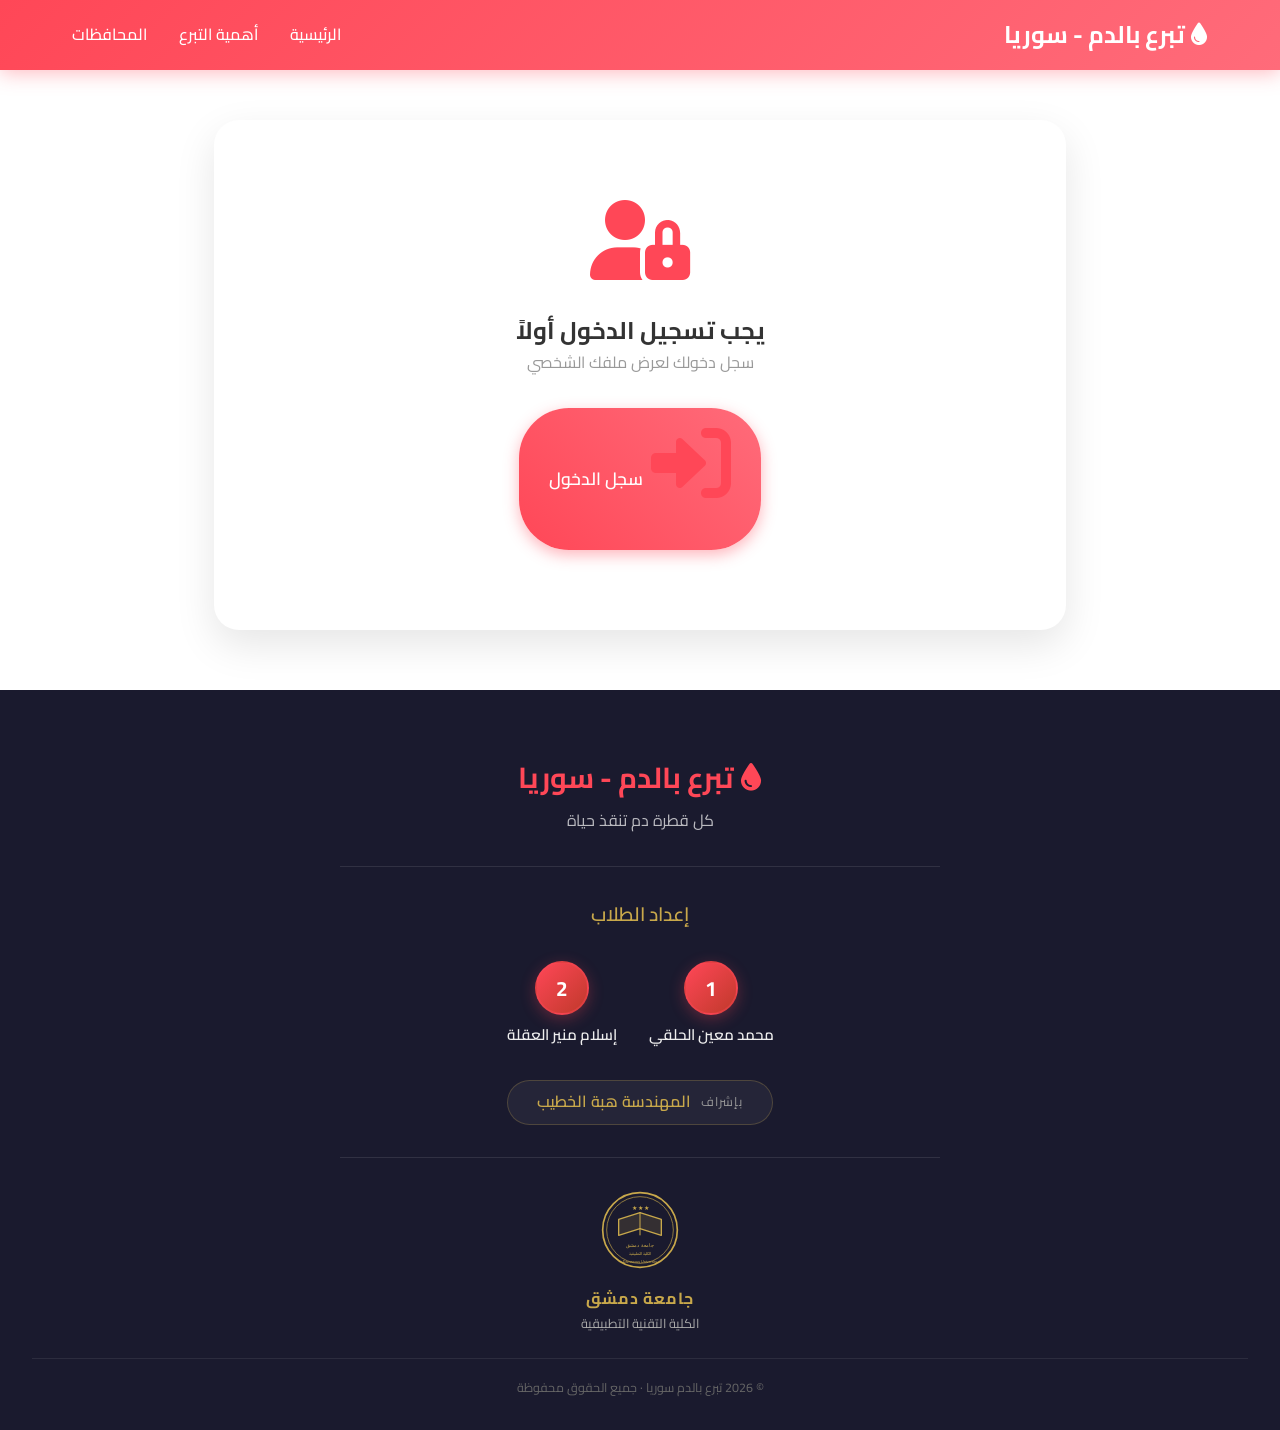
<file: profile.html>
<!DOCTYPE html>
<html lang="ar" dir="rtl">
<head>
    <meta charset="UTF-8">
    <meta name="viewport" content="width=device-width, initial-scale=1.0">
    <title>الملف الشخصي - تبرع بالدم سوريا</title>
    <link rel="stylesheet" href="style.css">
    <link href="https://fonts.googleapis.com/css2?family=Cairo:wght@300;400;600;700&display=swap" rel="stylesheet">
    <link rel="stylesheet" href="https://cdnjs.cloudflare.com/ajax/libs/font-awesome/6.0.0/css/all.min.css">
    <link rel="icon" href="data:image/svg+xml,<svg xmlns='http://www.w3.org/2000/svg' viewBox='0 0 100 100'><text y='.9em' font-size='90'>💉</text></svg>">
    <style>
        .profile-container {
            max-width: 900px;
            margin: 120px auto 60px;
            padding: 0 1.5rem;
        }
        .profile-card {
            background: white;
            border-radius: 25px;
            box-shadow: 0 15px 40px rgba(0,0,0,0.1);
            overflow: hidden;
            animation: fadeIn 0.6s ease-out;
        }
        @keyframes fadeIn {
            from { opacity: 0; transform: translateY(20px); }
            to { opacity: 1; transform: translateY(0); }
        }
        .profile-hero {
            background: linear-gradient(135deg, #667eea 0%, #764ba2 100%);
            padding: 3rem 2rem;
            color: white;
            display: flex;
            align-items: center;
            gap: 2rem;
            position: relative;
        }
        .avatar {
            width: 100px;
            height: 100px;
            background: white;
            border-radius: 50%;
            display: flex;
            align-items: center;
            justify-content: center;
            font-size: 3rem;
            color: #667eea;
            box-shadow: 0 5px 15px rgba(0,0,0,0.2);
        }
        .profile-hero-info h2 {
            font-size: 2rem;
            margin-bottom: 0.5rem;
        }
        .profile-hero-info p {
            opacity: 0.9;
            font-size: 1.1rem;
        }
        .blood-badge {
            position: absolute;
            left: 2rem;
            top: 50%;
            transform: translateY(-50%);
            background: rgba(255,255,255,0.15);
            backdrop-filter: blur(10px);
            padding: 1rem 1.5rem;
            border-radius: 20px;
            text-align: center;
            border: 1px solid rgba(255,255,255,0.2);
        }
        .blood-label {
            display: block;
            font-size: 0.8rem;
            text-transform: uppercase;
            letter-spacing: 1px;
            margin-bottom: 0.3rem;
        }
        .blood-value {
            font-size: 2rem;
            font-weight: 800;
            color: #ff4757;
        }
        .info-grid {
            display: grid;
            grid-template-columns: repeat(auto-fit, minmax(250px, 1fr));
            gap: 1.5rem;
            padding: 2.5rem;
        }
        .info-card {
            background: #f8f9fa;
            padding: 1.5rem;
            border-radius: 18px;
            display: flex;
            align-items: center;
            gap: 1.2rem;
            transition: 0.3s;
        }
        .info-card:hover {
            background: white;
            box-shadow: 0 5px 15px rgba(0,0,0,0.05);
            transform: translateY(-3px);
        }
        .info-icon {
            width: 45px;
            height: 45px;
            border-radius: 12px;
            display: flex;
            align-items: center;
            justify-content: center;
            font-size: 1.2rem;
        }
        .icon-blue { background: #e3f2fd; color: #2196f3; }
        .icon-green { background: #e8f5e9; color: #4caf50; }
        .icon-orange { background: #fff3e0; color: #ff9800; }
        .icon-red { background: #ffebee; color: #f44336; }
        .icon-purple { background: #f3e5f5; color: #9c27b0; }
        .info-text .label {
            font-size: 0.85rem;
            color: #888;
            margin-bottom: 0.2rem;
        }
        .info-text .value {
            font-weight: 700;
            color: #333;
        }
        .info-text .empty {
            color: #ccc;
            font-style: italic;
        }
        .edit-section {
            padding: 0 2.5rem 2.5rem;
            text-align: center;
        }
        .edit-btn {
            display: inline-flex;
            align-items: center;
            gap: 0.5rem;
            background: #667eea;
            color: white;
            padding: 0.8rem 2rem;
            border-radius: 50px;
            text-decoration: none;
            font-weight: 600;
            transition: 0.3s;
        }
        .edit-btn:hover {
            background: #764ba2;
            transform: scale(1.05);
        }
        .logout-btn {
            width: 100%;
            padding: 1.2rem;
            background: #fff;
            border: none;
            border-top: 1px solid #eee;
            color: #ff4757;
            font-weight: 700;
            cursor: pointer;
            transition: 0.3s;
            display: flex;
            align-items: center;
            justify-content: center;
            gap: 0.5rem;
        }
        .logout-btn:hover {
            background: #fff5f5;
        }
        .appointments-section {
            padding: 0 2.5rem 2.5rem;
            border-top: 1px solid #eee;
            padding-top: 2rem;
        }
        .appointments-section h3 {
            margin-bottom: 1.5rem;
            color: #333;
            display: flex;
            align-items: center;
            gap: 0.5rem;
        }
        .appointment-card {
            background: #f8f9fa;
            border-radius: 15px;
            padding: 1.2rem;
            margin-bottom: 1rem;
            border-right: 4px solid #667eea;
            display: flex;
            justify-content: space-between;
            align-items: center;
        }
        .appointment-details {
            display: grid;
            grid-template-columns: 1fr 1fr;
            gap: 1rem;
            flex: 1;
        }
        .appointment-detail-label {
            font-size: 0.75rem;
            color: #888;
            display: block;
        }
        .appointment-detail-value {
            font-weight: 600;
            color: #444;
        }
        .appointment-status {
            background: #e8f5e9;
            color: #2e7d32;
            padding: 0.4rem 1rem;
            border-radius: 20px;
            font-size: 0.85rem;
            font-weight: 700;
        }
        .no-appointments {
            text-align: center;
            padding: 2rem;
            color: #999;
        }
        .no-appointments i {
            font-size: 3rem;
            margin-bottom: 1rem;
            opacity: 0.3;
        }
        .book-appointment-link {
            color: #667eea;
            text-decoration: none;
            font-weight: 600;
            display: block;
            margin-top: 0.5rem;
        }
        @media (max-width: 768px) {
            .profile-hero { flex-direction: column; text-align: center; padding-top: 4rem; }
            .blood-badge { position: static; transform: none; margin-top: 1rem; }
            .appointment-details { grid-template-columns: 1fr; }
        }
        .not-logged {
            text-align: center;
            padding: 5rem 2rem;
        }
        .not-logged i {
            font-size: 5rem;
            color: #ff4757;
            margin-bottom: 2rem;
        }
    </style>
</head>
<body>

    <!-- Header -->
    <header class="header">
        <nav class="navbar">
            <div class="logo">
                <h2><i class="fas fa-tint"></i> تبرع بالدم - سوريا</h2>
            </div>
            <div class="nav-links">
                <a href="index.html">الرئيسية</a>
                <a href="importance.html">أهمية التبرع</a>
                <a href="hospitals.html">المحافظات</a>
            </div>
            <div class="hamburger">
                <span></span>
                <span></span>
                <span></span>
            </div>
        </nav>
    </header>

    <div class="profile-container">
        <div class="profile-card" id="profileContent">
            <!-- سيتم تحميل المحتوى هنا بواسطة JavaScript -->
        </div>
    </div>

    <!-- Auth Modals -->
    <div id="loginModal" class="modal">
        <div class="modal-content">
            <span class="close" onclick="closeModal('loginModal')">&times;</span>
            <h2><i class="fas fa-sign-in-alt"></i> تسجيل الدخول</h2>
            <p id="loginError" style="display:none; color:#ff4757; margin-bottom:1rem; font-weight:600;"></p>
            <form id="loginForm">
                <div class="form-group">
                    <label><i class="fas fa-user"></i> اسم المستخدم</label>
                    <input type="text" id="loginUsername" required placeholder="أدخل اسم المستخدم">
                </div>
                <div class="form-group">
                    <label><i class="fas fa-lock"></i> كلمة المرور</label>
                    <input type="password" id="loginPassword" required placeholder="أدخل كلمة المرور">
                    <i class="fas fa-eye password-toggle" onclick="togglePassword('loginPassword')"></i>
                </div>
                <button type="submit" class="btn btn-primary" style="width:100%; justify-content:center;">
                    <i class="fas fa-arrow-left"></i> دخول
                </button>
            </form>
            <div class="auth-links">
                <a href="javascript:void(0)" onclick="openModal('forgotModal')">نسيت كلمة السر؟</a>
                <a href="javascript:void(0)" onclick="openModal('signupModal')">إنشاء حساب جديد</a>
            </div>
        </div>
    </div>

    <div id="signupModal" class="modal">
        <div class="modal-content">
            <span class="close" onclick="closeModal('signupModal')">&times;</span>
            <h2><i class="fas fa-user-plus"></i> إنشاء حساب جديد</h2>
            <p id="signupError" style="display:none; color:#ff4757; margin-bottom:1rem; font-weight:600;"></p>
            <form id="signupForm">
                <div class="form-group">
                    <label><i class="fas fa-id-card"></i> الاسم الكامل</label>
                    <input type="text" id="signupFullName" required placeholder="الاسم الثلاثي">
                </div>
                <div class="form-group">
                    <label><i class="fas fa-user"></i> اسم المستخدم</label>
                    <input type="text" id="signupUsername" required placeholder="باللغة الإنجليزية">
                </div>
                <div class="form-group">
                    <label><i class="fas fa-lock"></i> كلمة المرور</label>
                    <input type="password" id="signupPassword" required placeholder="كلمة سر قوية">
                    <i class="fas fa-eye password-toggle" onclick="togglePassword('signupPassword')"></i>
                </div>
                <div class="form-group">
                    <label><i class="fas fa-phone"></i> رقم الهاتف</label>
                    <input type="tel" id="signupPhone" required placeholder="رقم الموبايل">
                </div>
                <div class="form-group">
                    <label><i class="fas fa-map-marker-alt"></i> المحافظة</label>
                    <select id="signupCity" required>
                        <option value="">اختر محافظتك</option>
                        <option value="دمشق">دمشق</option>
                        <option value="ريف دمشق">ريف دمشق</option>
                        <option value="حلب">حلب</option>
                        <option value="حمص">حمص</option>
                        <option value="حماة">حماة</option>
                        <option value="اللاذقية">اللاذقية</option>
                        <option value="طرطوس">طرطوس</option>
                        <option value="إدلب">إدلب</option>
                        <option value="دير الزور">دير الزور</option>
                        <option value="الرقة">الرقة</option>
                        <option value="الحسكة">الحسكة</option>
                        <option value="درعا">درعا</option>
                        <option value="السويداء">السويداء</option>
                        <option value="القنيطرة">القنيطرة</option>
                    </select>
                </div>
                <div class="form-group">
                    <label><i class="fas fa-calendar-alt"></i> تاريخ الميلاد</label>
                    <input type="date" id="signupBirthDate" required>
                </div>
                <button type="submit" class="btn btn-primary" style="width:100%; justify-content:center;">
                    <i class="fas fa-check"></i> تسجيل الحساب
                </button>
            </form>
        </div>
    </div>

    <div id="forgotModal" class="modal">
        <div class="modal-content">
            <span class="close" onclick="closeModal('forgotModal')">&times;</span>
            <h2><i class="fas fa-key"></i> استعادة كلمة المرور</h2>
            <p id="forgotStatus" style="display:none; margin-bottom:1rem; font-weight:600;"></p>
            <form id="forgotForm">
                <p style="font-size:0.85rem; color:#666; margin-bottom:1rem;">أدخل البيانات الصحيحة للتحقق من هويتك:</p>
                <div class="form-group">
                    <label><i class="fas fa-user"></i> اسم المستخدم</label>
                    <input type="text" id="forgotUsername" required placeholder="اسم المستخدم الخاص بك">
                </div>
                <div class="form-group">
                    <label><i class="fas fa-phone"></i> رقم الهاتف المسجل</label>
                    <input type="tel" id="forgotPhone" required placeholder="رقم الهاتف">
                </div>
                <div class="form-group">
                    <label><i class="fas fa-calendar-alt"></i> تاريخ الميلاد</label>
                    <input type="date" id="forgotBirthDate" required>
                </div>
                <div id="newPasswordSection" style="display:none; border-top:1px solid #eee; padding-top:1rem; margin-top:1rem;">
                    <div class="form-group">
                        <label><i class="fas fa-lock"></i> كلمة المرور الجديدة</label>
                        <input type="password" id="newPassword" placeholder="أدخل كلمة المرور الجديدة">
                    </div>
                    <button type="button" onclick="resetPassword()" class="btn btn-primary" style="width:100%; justify-content:center;">
                        تحديث كلمة المرور
                    </button>
                </div>
                <button type="submit" id="verifyBtn" class="btn btn-primary" style="width:100%; justify-content:center;">
                    التحقق من البيانات
                </button>
            </form>
        </div>
    </div>

    <script src="login.js"></script>
    <script>
        document.addEventListener('DOMContentLoaded', () => {
            const raw = sessionStorage.getItem('loggedUser');
            const content = document.getElementById('profileContent');

            // Hamburger menu
            const hamburger = document.querySelector('.hamburger');
            const navLinks = document.querySelector('.nav-links');
            if (hamburger && navLinks) {
                hamburger.addEventListener('click', () => {
                    navLinks.classList.toggle('active');
                });
            }

            if (!raw) {
                content.innerHTML = `
                    <div class="not-logged">
                        <i class="fas fa-user-lock"></i>
                        <h2>يجب تسجيل الدخول أولاً</h2>
                        <p style="color:#999; margin-bottom:2rem;">سجل دخولك لعرض ملفك الشخصي</p>
                        <a href="javascript:void(0)" onclick="openModal('loginModal')" class="btn btn-primary" style="display:inline-flex;">
                            <i class="fas fa-sign-in-alt"></i> سجل الدخول
                        </a>
                    </div>`;
                return;
            }

            const user = JSON.parse(raw);

            // دالة مساعدة لعرض القيمة أو "غير محدد"
            function val(v, fallback) {
                return v ? `<div class="value">${v}</div>` : `<div class="empty">${fallback || 'غير محدد'}</div>`;
            }

            const bloodDisplay = user.bloodType
                ? `<div class="blood-badge"><span class="blood-label">زمرة الدم</span><div class="blood-value">${user.bloodType}</div></div>`
                : `<div class="blood-badge"><span class="blood-label">زمرة الدم</span><div class="blood-value" style="font-size:1rem;color:#ccc;">غير محددة</div></div>`;

            content.innerHTML = `
                <div class="profile-hero">
                    <div class="avatar"><i class="fas fa-user"></i></div>
                    <div class="profile-hero-info">
                        <h2>${user.fullName}</h2>
                        <p><i class="fas fa-at"></i> ${user.username}</p>
                        ${user.city ? `<p><i class="fas fa-map-marker-alt"></i> ${user.city}</p>` : ''}
                    </div>
                    ${bloodDisplay}
                </div>

                <div class="info-grid">
                    <div class="info-card">
                        <div class="info-icon icon-blue"><i class="fas fa-user"></i></div>
                        <div class="info-text">
                            <div class="label">الاسم الكامل</div>
                            ${val(user.fullName)}
                        </div>
                    </div>
                    <div class="info-card">
                        <div class="info-icon icon-orange"><i class="fas fa-calendar-alt"></i></div>
                        <div class="info-text">
                            <div class="label">تاريخ الميلاد</div>
                            ${val(user.birthDate)}
                        </div>
                    </div>
                    <div class="info-card">
                        <div class="info-icon icon-green"><i class="fas fa-map-marker-alt"></i></div>
                        <div class="info-text">
                            <div class="label">مكان السكن</div>
                            ${val(user.city)}
                        </div>
                    </div>
                    <div class="info-card">
                        <div class="info-icon icon-red"><i class="fas fa-tint"></i></div>
                        <div class="info-text">
                            <div class="label">زمرة الدم</div>
                            ${val(user.bloodType)}
                        </div>
                    </div>
                    <div class="info-card">
                        <div class="info-icon icon-purple"><i class="fas fa-phone"></i></div>
                        <div class="info-text">
                            <div class="label">رقم الهاتف</div>
                            ${val(user.phone)}
                        </div>
                    </div>
                </div>

                <div class="edit-section">
                    <p><i class="fas fa-info-circle" style="color:#667eea"></i> بياناتك غير مكتملة؟ يمكنك تحديثها في أي وقت</p>
                    <a href="complete-profile.html" class="edit-btn">
                        <i class="fas fa-edit"></i> تعديل البيانات
                    </a>
                </div>

                <div class="appointments-section" id="appointmentsSection"></div>

                <button class="logout-btn" onclick="logout()">
                    <i class="fas fa-sign-out-alt"></i> تسجيل الخروج
                </button>
            `;

            // عرض المواعيد المحجوزة
            loadAppointments(user);
        });

        function loadAppointments(user) {
            const appointmentKey = 'appointments_' + user.username;
            const appointments = JSON.parse(localStorage.getItem(appointmentKey)) || [];
            const section = document.getElementById('appointmentsSection');

            if (appointments.length === 0) {
                section.innerHTML = `
                    <div class="no-appointments">
                        <i class="fas fa-calendar-times"></i>
                        <p>لا توجد مواعيد محجوزة حالياً</p>
                        <a href="hospitals.html" class="book-appointment-link">
                            <i class="fas fa-calendar-check"></i> احجز موعد الآن
                        </a>
                    </div>
                `;
                return;
            }

            appointments.sort((a, b) => new Date(b.bookedAt) - new Date(a.bookedAt));

            let html = `<h3><i class="fas fa-calendar-check"></i> مواعيدي المحجوزة</h3>`;
            
            appointments.forEach(apt => {
                html += `
                    <div class="appointment-card">
                        <div class="appointment-details">
                            <div class="appointment-detail">
                                <span class="appointment-detail-label">المستشفى</span>
                                <span class="appointment-detail-value">${apt.hospital}</span>
                            </div>
                            <div class="appointment-detail">
                                <span class="appointment-detail-label">المحافظة</span>
                                <span class="appointment-detail-value">${apt.gov}</span>
                            </div>
                            <div class="appointment-detail">
                                <span class="appointment-detail-label">الموعد</span>
                                <span class="appointment-detail-value">${apt.time}</span>
                            </div>
                            <div class="appointment-detail">
                                <span class="appointment-detail-label">التاريخ</span>
                                <span class="appointment-detail-value">${apt.date}</span>
                            </div>
                        </div>
                        <div class="appointment-status">
                            ✓ مؤكد
                        </div>
                    </div>
                `;
            });

            section.innerHTML = html;
        }

        function logout() {
            sessionStorage.removeItem('loggedUser');
            window.location.href = 'index.html';
        }
    </script>

    <!-- Footer -->
    <footer class="site-footer">
        <div class="footer-logo"><i class="fas fa-tint"></i> تبرع بالدم - سوريا</div>
        <p class="footer-tagline">كل قطرة دم تنقذ حياة</p>
        <div class="footer-divider"></div>
        <p class="footer-team-title">إعداد الطلاب</p>
        <div class="footer-students">
            <div class="student-card">
                <div class="student-avatar">1</div>
                <span class="student-name">محمد معين الحلقي</span>
            </div>
            <div class="student-card">
                <div class="student-avatar">2</div>
                <span class="student-name">إسلام منير العقلة</span>
            </div>
        </div>
        <div class="footer-supervisor">
            <span class="supervisor-label">بإشراف</span>
            <span class="supervisor-name">المهندسة هبة الخطيب</span>
        </div>
        <div class="footer-divider"></div>
        <div class="footer-university">
            <svg xmlns="http://www.w3.org/2000/svg" viewBox="0 0 120 120" width="80" height="80" style="margin-bottom:0.5rem">
                <circle cx="60" cy="60" r="56" fill="none" stroke="#c8a84b" stroke-width="2.5"/>
                <circle cx="60" cy="60" r="50" fill="none" stroke="#c8a84b" stroke-width="1"/>
                <path d="M28 68 Q60 58 60 58 Q60 58 92 68 L92 44 Q60 34 60 34 Q60 34 28 44 Z" fill="#c8a84b" opacity="0.15"/>
                <path d="M60 34 L60 68" stroke="#c8a84b" stroke-width="1.5" fill="none"/>
                <path d="M28 44 Q60 34 60 34" stroke="#c8a84b" stroke-width="2" fill="none" stroke-linecap="round"/>
                <path d="M92 44 Q60 34 60 34" stroke="#c8a84b" stroke-width="2" fill="none" stroke-linecap="round"/>
                <path d="M28 68 Q60 58 60 58" stroke="#c8a84b" stroke-width="2" fill="none" stroke-linecap="round"/>
                <path d="M92 68 Q60 58 60 58" stroke="#c8a84b" stroke-width="2" fill="none" stroke-linecap="round"/>
                <line x1="28" y1="44" x2="28" y2="68" stroke="#c8a84b" stroke-width="2"/>
                <line x1="92" y1="44" x2="92" y2="68" stroke="#c8a84b" stroke-width="2"/>
                <text x="60" y="30" text-anchor="middle" font-size="9" fill="#c8a84b">★ ★ ★</text>
                <text x="60" y="86" text-anchor="middle" font-size="7.5" fill="#c8a84b" font-family="Arial">جامعة دمشق</text>
                <text x="60" y="97" text-anchor="middle" font-size="6" fill="#c8a84b" font-family="Arial">الكلية التطبيقية</text>
                <text x="60" y="109" text-anchor="middle" font-size="5.5" fill="#c8a84b" font-family="Arial">Damascus University</text>
            </svg>
            <div class="footer-uni-text">
                <div class="footer-uni-name">جامعة دمشق</div>
                <div class="footer-uni-sub">الكلية التقنية التطبيقية</div>
            </div>
        </div>
        <div class="footer-bottom">© 2026 تبرع بالدم سوريا · جميع الحقوق محفوظة</div>
    </footer>

</body>
</html>
</file>
<file: style.css>
* {
    margin: 0;
    padding: 0;
    box-sizing: border-box;
}

body {
    font-family: 'Cairo', sans-serif;
    line-height: 1.6;
    color: #333;
    direction: rtl;
    overflow-x: hidden;
}

.container {
    max-width: 1200px;
    margin: 0 auto;
    padding: 0 2rem;
}

/* Header */
.header {
    background: linear-gradient(135deg, #ff4757, #ff6b7a);
    color: white;
    padding: 1rem 0;
    position: fixed;
    width: 100%;
    top: 0;
    z-index: 1000;
    box-shadow: 0 2px 20px rgba(255,71,87,0.4);
}

.navbar {
    max-width: 1200px;
    margin: 0 auto;
    display: flex;
    justify-content: space-between;
    align-items: center;
    padding: 0 2rem;
}

.logo h2 {
    font-weight: 700;
}

.nav-links {
    display: flex;
    gap: 2rem;
    align-items: center;
}

.nav-links a {
    color: white;
    text-decoration: none;
    font-weight: 500;
    transition: all 0.3s;
    position: relative;
}

.nav-links a::after {
    content: '';
    position: absolute;
    bottom: -5px;
    right: 0;
    width: 0;
    height: 2px;
    background: white;
    transition: width 0.3s;
}

.nav-links a:hover::after {
    width: 100%;
}

.hamburger {
    display: none;
    flex-direction: column;
    cursor: pointer;
}

.hamburger span {
    width: 25px;
    height: 3px;
    background: white;
    margin: 3px 0;
    transition: 0.3s;
}

/* Hero */
.hero {
    min-height: 100vh;
    display: flex;
    align-items: center;
    justify-content: space-between;
    padding: 140px 2rem 4rem;
    background: linear-gradient(135deg, #667eea 0%, #764ba2 100%);
    color: white;
    position: relative;
    overflow: hidden;
}

.hero::before {
    content: '';
    position: absolute;
    top: 0;
    left: 0;
    right: 0;
    bottom: 0;
    background: url('data:image/svg+xml,<svg xmlns="http://www.w3.org/2000/svg" viewBox="0 0 100 100"><circle cx="20" cy="20" r="1" fill="rgba(255,255,255,0.1)"/><circle cx="80" cy="80" r="1" fill="rgba(255,255,255,0.1)"/></svg>');
    opacity: 0.3;
}

.hero-content {
    flex: 1;
    z-index: 2;
}

.hero-content h1 {
    font-size: 3.5rem;
    font-weight: 700;
    margin-bottom: 1.5rem;
    line-height: 1.2;
}

.hero-content h1 span {
    background: linear-gradient(45deg, #ff4757, #ff6b7a);
    -webkit-background-clip: text;
    -webkit-text-fill-color: transparent;
    background-clip: text;
}

.hero-content p {
    font-size: 1.3rem;
    margin-bottom: 2rem;
    opacity: 0.95;
}

.hero-buttons {
    display: flex;
    gap: 1rem;
    flex-wrap: wrap;
}

.btn {
    padding: 15px 30px;
    border: none;
    border-radius: 50px;
    font-size: 1.1rem;
    font-weight: 600;
    text-decoration: none;
    display: inline-flex;
    align-items: center;
    justify-content: center;
    gap: 0.5rem;
    transition: all 0.3s;
    cursor: pointer;
}

.btn-primary {
    background: linear-gradient(45deg, #ff4757, #ff6b7a);
    color: white;
    box-shadow: 0 5px 15px rgba(255,71,87,0.4);
}

.btn-primary:hover {
    transform: translateY(-3px);
    box-shadow: 0 10px 25px rgba(255,71,87,0.6);
}

.btn-secondary {
    background: transparent;
    color: white;
    border: 2px solid rgba(255,255,255,0.8);
}

.btn-secondary:hover {
    background: white;
    color: #667eea;
}

.hero-image {
    flex: 1;
    display: flex;
    justify-content: center;
    align-items: center;
}

.blood-drop {
    font-size: 15rem;
    animation: pulse 2s ease-in-out infinite;
    color: rgba(255,255,255,0.9);
}

@keyframes pulse {
    0%, 100% { transform: scale(1); }
    50% { transform: scale(1.05); }
}

/* Governorates Preview */
.governorates-preview {
    padding: 80px 0;
    background: #f8f9fa;
}

.governorates-preview h2 {
    text-align: center;
    font-size: 2.5rem;
    margin-bottom: 3rem;
    color: #333;
}

.governorates-grid {
    display: grid;
    grid-template-columns: repeat(auto-fit, minmax(280px, 1fr));
    gap: 2rem;
}

.governorate-card {
    background: white;
    border-radius: 20px;
    padding: 2rem;
    text-align: center;
    box-shadow: 0 10px 30px rgba(0,0,0,0.1);
    cursor: pointer;
    transition: all 0.3s;
    border: 3px solid transparent;
}

.governorate-card:hover {
    transform: translateY(-10px);
    box-shadow: 0 20px 40px rgba(255,71,87,0.2);
    border-color: #ff4757;
}

.governorate-card i {
    font-size: 4rem;
    color: #ff4757;
    margin-bottom: 1rem;
}

.governorate-card h3 {
    font-size: 1.5rem;
    margin-bottom: 1rem;
    color: #333;
}

.governorate-card p {
    color: #666;
    margin-bottom: 0.3rem;
}

/* Modal */
.modal {
    display: none;
    position: fixed;
    z-index: 2000;
    left: 0;
    top: 0;
    width: 100%;
    height: 100%;
    background-color: rgba(0,0,0,0.6);
    backdrop-filter: blur(5px);
    overflow-y: auto;
    padding: 20px 0;
}

.modal-content {
    background: white;
    margin: 2% auto;
    padding: 2.5rem;
    border-radius: 25px;
    width: 90%;
    max-width: 450px;
    position: relative;
    animation: modalSlide 0.4s ease-out;
    box-shadow: 0 25px 50px rgba(0,0,0,0.25);
}

@keyframes modalSlide {
    from { transform: translateY(-50px) scale(0.9); opacity: 0; }
    to { transform: translateY(0) scale(1); opacity: 1; }
}

.close {
    position: absolute;
    right: 20px;
    top: 20px;
    font-size: 2rem;
    cursor: pointer;
    color: #999;
    width: 40px;
    height: 40px;
    display: flex;
    align-items: center;
    justify-content: center;
    border-radius: 50%;
    transition: all 0.3s;
}

.close:hover {
    background: #ff4757;
    color: white;
}

.form-group {
    margin-bottom: 1.2rem;
    position: relative;
}

.form-group label {
    display: flex;
    align-items: center;
    gap: 0.5rem;
    margin-bottom: 0.5rem;
    font-weight: 600;
    color: #333;
}

.form-group input, .form-group select {
    width: 100%;
    padding: 12px 15px;
    border: 2px solid #e1e5e9;
    border-radius: 12px;
    font-size: 1rem;
    font-family: 'Cairo', sans-serif;
    transition: all 0.3s;
}

.form-group input:focus, .form-group select:focus {
    outline: none;
    border-color: #ff4757;
    box-shadow: 0 0 0 3px rgba(255,71,87,0.1);
}

.password-toggle {
    position: absolute;
    left: 15px;
    top: 43px;
    cursor: pointer;
    color: #999;
    transition: color 0.3s;
}

.password-toggle:hover {
    color: #ff4757;
}

.auth-links {
    display: flex;
    justify-content: space-between;
    margin-top: 1rem;
    font-size: 0.9rem;
}

.auth-links a {
    color: #ff4757;
    text-decoration: none;
    font-weight: 600;
}

.auth-links a:hover {
    text-decoration: underline;
}

/* Content Sections */
.content-section {
    padding: 100px 0;
}

.section-header {
    text-align: center;
    margin-bottom: 4rem;
}

.section-header h1, .section-header h2 {
    font-size: 3rem;
    margin-bottom: 1rem;
    color: #333;
}

/* Governorate Selector (hospitals page) */
.governorate-selector {
    padding: 120px 0 40px;
    background: linear-gradient(135deg, #ff4757, #ff6b7a);
    color: white;
    text-align: center;
}

.selector-header h1 {
    font-size: 2.5rem;
    margin-bottom: 1.5rem;
}

.selector-header select {
    padding: 15px 30px;
    font-size: 1.2rem;
    font-family: 'Cairo', sans-serif;
    border: none;
    border-radius: 50px;
    background: white;
    color: #333;
    cursor: pointer;
    min-width: 250px;
    box-shadow: 0 5px 15px rgba(0,0,0,0.2);
}

/* Emergency & Centers */
#contentArea {
    padding: 40px 0;
    min-height: 400px;
}

.empty-state {
    text-align: center;
    padding: 60px 20px;
    color: #999;
}

.empty-state i {
    font-size: 5rem;
    color: #ff4757;
    margin-bottom: 1.5rem;
    opacity: 0.5;
}

.empty-state h2 {
    font-size: 1.8rem;
    margin-bottom: 1rem;
    color: #666;
}

.emergency-section, .centers-section {
    padding: 30px 2rem;
    max-width: 1200px;
    margin: 0 auto;
}

.emergency-section .section-header,
.centers-section .section-header {
    text-align: right;
    margin-bottom: 1.5rem;
}

.emergency-section .section-header h2,
.centers-section .section-header h2 {
    font-size: 1.8rem;
    color: #ff4757;
}

.emergency-cards {
    display: grid;
    grid-template-columns: repeat(auto-fit, minmax(280px, 1fr));
    gap: 1.5rem;
    margin-bottom: 2rem;
}

.emergency-card {
    background: white;
    border-radius: 15px;
    padding: 1.5rem;
    box-shadow: 0 5px 20px rgba(0,0,0,0.1);
    border-right: 5px solid #ff4757;
    position: relative;
}

.urgency-badge {
    background: #ff4757;
    color: white;
    padding: 5px 12px;
    border-radius: 20px;
    font-size: 0.85rem;
    font-weight: 700;
    display: inline-block;
    margin-bottom: 1rem;
}

.emergency-card h3 {
    font-size: 1.2rem;
    margin-bottom: 0.8rem;
    color: #333;
}

.emergency-card .contact {
    margin-top: 1rem;
    display: flex;
    flex-direction: column;
    gap: 0.3rem;
}

.hospital {
    color: #666;
    font-size: 0.9rem;
}

.no-emergencies {
    background: #e8f5e9;
    color: #2e7d32;
    padding: 1rem 1.5rem;
    border-radius: 10px;
    font-weight: 600;
    margin-bottom: 2rem;
}

.hospitals-list {
    display: grid;
    grid-template-columns: repeat(auto-fit, minmax(280px, 1fr));
    gap: 1.5rem;
}

.location {
    background: white;
    border-radius: 15px;
    padding: 1.5rem;
    box-shadow: 0 5px 20px rgba(0,0,0,0.08);
    border-top: 4px solid #667eea;
}

.location h4 {
    font-size: 1.1rem;
    color: #333;
    margin-bottom: 0.5rem;
}

.location p {
    color: #666;
    font-size: 0.95rem;
    margin-bottom: 0.3rem;
}

/* Footer */
.site-footer {
    background: #1a1a2e;
    color: white;
    padding: 4rem 2rem 2rem;
    text-align: center;
}

.footer-logo {
    font-size: 1.8rem;
    font-weight: 700;
    margin-bottom: 0.5rem;
    color: #ff4757;
}

.footer-tagline {
    font-size: 1rem;
    opacity: 0.7;
    margin-bottom: 2rem;
}

.footer-divider {
    height: 1px;
    background: rgba(255,255,255,0.1);
    max-width: 600px;
    margin: 2rem auto;
}

.footer-team-title {
    font-size: 1.2rem;
    font-weight: 600;
    margin-bottom: 2rem;
    color: #c8a84b;
}

.footer-students {
    display: flex;
    justify-content: center;
    gap: 2rem;
    flex-wrap: wrap;
    margin-bottom: 2rem;
}

.student-card {
    display: flex;
    flex-direction: column;
    align-items: center;
    gap: 0.5rem;
}

.student-avatar {
    width: 54px;
    height: 54px;
    border-radius: 50%;
    background: linear-gradient(135deg, #ff4757, #c0392b);
    display: flex;
    align-items: center;
    justify-content: center;
    font-size: 1.3rem;
    font-weight: 700;
    color: #fff;
    border: 2px solid rgba(255,71,87,0.4);
    box-shadow: 0 4px 15px rgba(255,71,87,0.3);
}

.student-name {
    font-size: 0.95rem;
    font-weight: 600;
    color: #eee;
}

.footer-bottom {
    border-top: 1px solid rgba(255,255,255,0.08);
    padding-top: 1.2rem;
    font-size: 0.78rem;
    color: #666;
}

@media (max-width: 480px) {
    .footer-students { gap: 1.5rem; }
    .student-name { font-size: 0.85rem; }
}

/* Supervisor */
.footer-supervisor {
    display: flex;
    align-items: center;
    justify-content: center;
    gap: 0.6rem;
    margin: 1rem 0 1.5rem;
    background: rgba(255,255,255,0.05);
    border: 1px solid rgba(200,168,75,0.25);
    border-radius: 30px;
    padding: 0.55rem 1.8rem;
    width: fit-content;
    margin-left: auto;
    margin-right: auto;
}

.supervisor-label {
    font-size: 0.78rem;
    color: #999;
    letter-spacing: 1px;
}

.supervisor-name {
    font-size: 1rem;
    font-weight: 600;
    color: #c8a84b;
}

/* University */
.footer-university {
    display: flex;
    flex-direction: column;
    align-items: center;
    gap: 0.5rem;
    margin-top: 1.2rem;
    margin-bottom: 1.5rem;
}

.footer-uni-text {
    text-align: center;
}

.footer-uni-name {
    font-size: 1rem;
    font-weight: 700;
    color: #c8a84b;
    letter-spacing: 1px;
}

.footer-uni-sub {
    font-size: 0.8rem;
    color: #aaa;
    margin-top: 2px;
}

/* ===================== */
/* Importance Page Styles */
/* ===================== */

.info-cards {
    display: grid;
    grid-template-columns: repeat(3, 1fr);
    gap: 2rem;
    margin-bottom: 3rem;
}

.card {
    background: #fff;
    border-radius: 16px;
    padding: 2rem 1.5rem;
    text-align: center;
    box-shadow: 0 4px 20px rgba(0,0,0,0.08);
    transition: transform 0.3s ease, box-shadow 0.3s ease;
    border: 1px solid #f0f0f0;
}

.card:hover {
    transform: translateY(-6px);
    box-shadow: 0 10px 30px rgba(255,71,87,0.15);
}

.card-icon {
    font-size: 3rem;
    margin-bottom: 1rem;
}

.card h3 {
    font-size: 1.3rem;
    font-weight: 700;
    color: #333;
    margin-bottom: 0.7rem;
}

.card p {
    color: #666;
    font-size: 0.95rem;
    line-height: 1.6;
}

/* When to Donate */
.when-to-donate {
    background: #fff;
    border-radius: 16px;
    padding: 2rem 2.5rem;
    margin-bottom: 3rem;
    box-shadow: 0 4px 20px rgba(0,0,0,0.08);
    border: 1px solid #f0f0f0;
}

.when-to-donate h2 {
    font-size: 1.6rem;
    font-weight: 700;
    color: #333;
    margin-bottom: 1.5rem;
    text-align: right;
}

.when-to-donate ul {
    list-style: none;
    padding: 0;
    margin: 0;
    display: flex;
    flex-wrap: wrap;
    gap: 1rem;
}

.when-to-donate ul li {
    background: #f8f9fa;
    border: 2px solid #e9ecef;
    border-radius: 30px;
    padding: 0.6rem 1.4rem;
    font-size: 0.95rem;
    color: #444;
    font-weight: 600;
    display: flex;
    align-items: center;
    gap: 0.5rem;
}

.when-to-donate ul li::before {
    content: "✅";
    font-size: 1rem;
}

/* Blood Types Table */
.blood-types {
    background: #fff;
    border-radius: 16px;
    padding: 2rem 2.5rem;
    box-shadow: 0 4px 20px rgba(0,0,0,0.08);
    border: 1px solid #f0f0f0;
    margin-bottom: 3rem;
}

.blood-types h2 {
    font-size: 1.6rem;
    font-weight: 700;
    color: #333;
    margin-bottom: 1.5rem;
    text-align: right;
}

.blood-types table {
    width: 100%;
    border-collapse: collapse;
    font-size: 1rem;
}

.blood-types table th {
    background: #ff4757;
    color: white;
    padding: 0.85rem 1.5rem;
    text-align: right;
    font-weight: 700;
    font-size: 1rem;
}

.blood-types table td {
    padding: 0.8rem 1.5rem;
    text-align: right;
    border-bottom: 1px solid #f0f0f0;
    color: #444;
}

.blood-types table tr:nth-child(even) td {
    background: #fafafa;
}

.blood-types table tr:hover td {
    background: #fff5f5;
}

@media (max-width: 768px) {
    .info-cards {
        grid-template-columns: 1fr;
    }
    .when-to-donate, .blood-types {
        padding: 1.5rem;
    }
}
</file>
